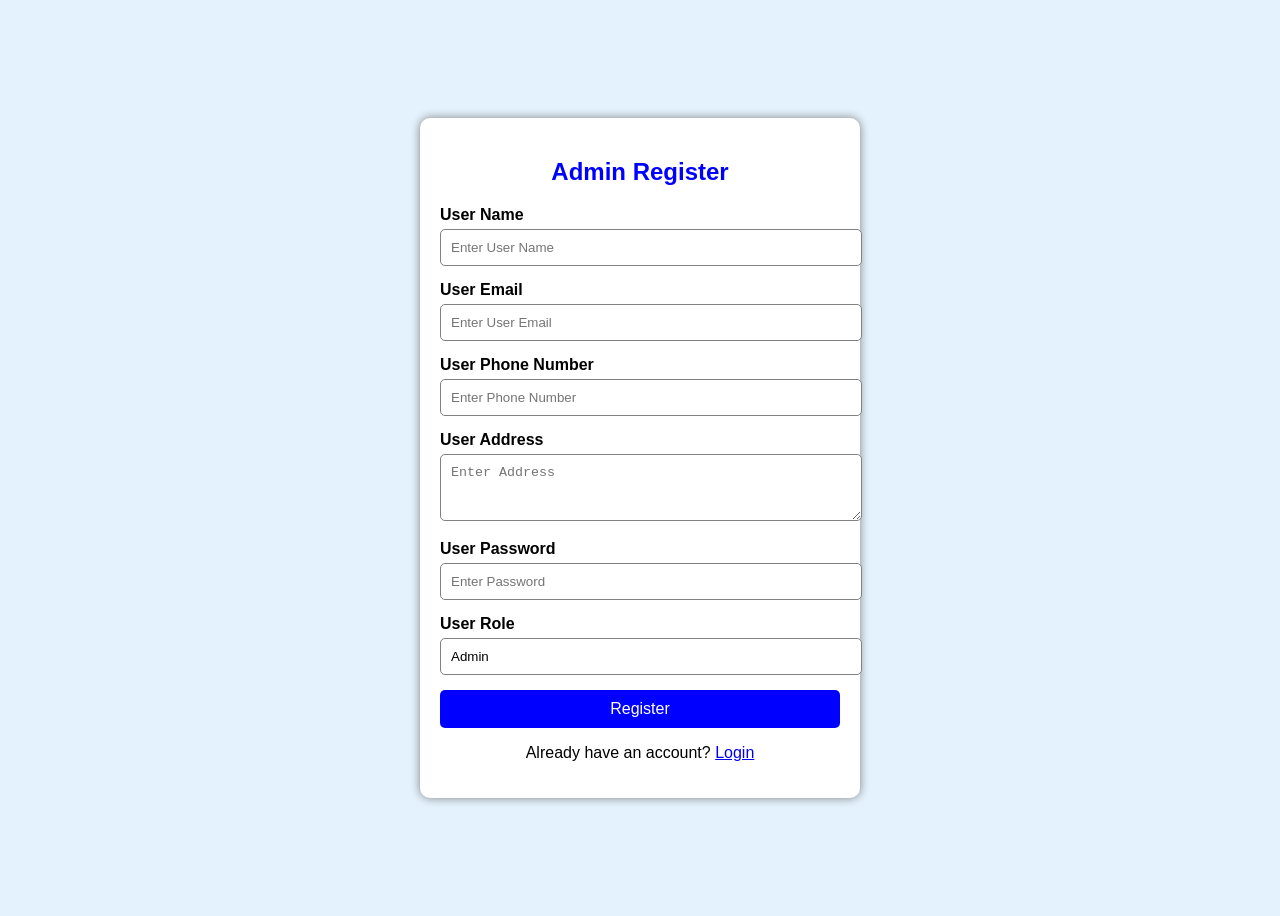
<file: MINI Project/Index.html>
<!DOCTYPE html>
<html lang="en">
<head>
<meta charset="UTF-8">
<meta name="viewport" content="width=device-width, initial-scale=1.0">
<title>Register</title>

<style>

body{
    font-family:Arial,sans-serif;
    background:#e3f2fd;
    display:flex;
    justify-content:center;
    align-items:center;
    height:100vh;
}

.container{
    width:400px;
    background:white;
    padding:20px;
    border-radius:10px;
    box-shadow:0 0 10px gray;
}

h2{
    text-align:center;
    color:blue;
}

label{
    font-weight:bold;
}

input,textarea{
    width:100%;
    padding:10px;
    margin-top:5px;
    margin-bottom:15px;
    border:1px solid gray;
    border-radius:5px;
}

button{
    width:100%;
    padding:10px;
    background:blue;
    color:white;
    border:none;
    border-radius:5px;
    font-size:16px;
}

button:hover{
    background:darkblue;
}

</style>

</head>
<body>

<div class="container">

<h2>Admin Register</h2>

<form action="login.html">

<label>User Name</label>
<input type="text" placeholder="Enter User Name" required>

<label>User Email</label>
<input type="email" placeholder="Enter User Email" required>

<label>User Phone Number</label>
<input type="tel" placeholder="Enter Phone Number" required>

<label>User Address</label>
<textarea rows="3" placeholder="Enter Address"></textarea>

<label>User Password</label>
<input type="password" placeholder="Enter Password" required>

<label>User Role</label>
<input type="text" value="Admin" readonly>

<button type="submit">Register</button>

</form>

<p align="center">
Already have an account?
<a href="login.html">Login</a>
</p>

</div>

</body>
</html>
</file>
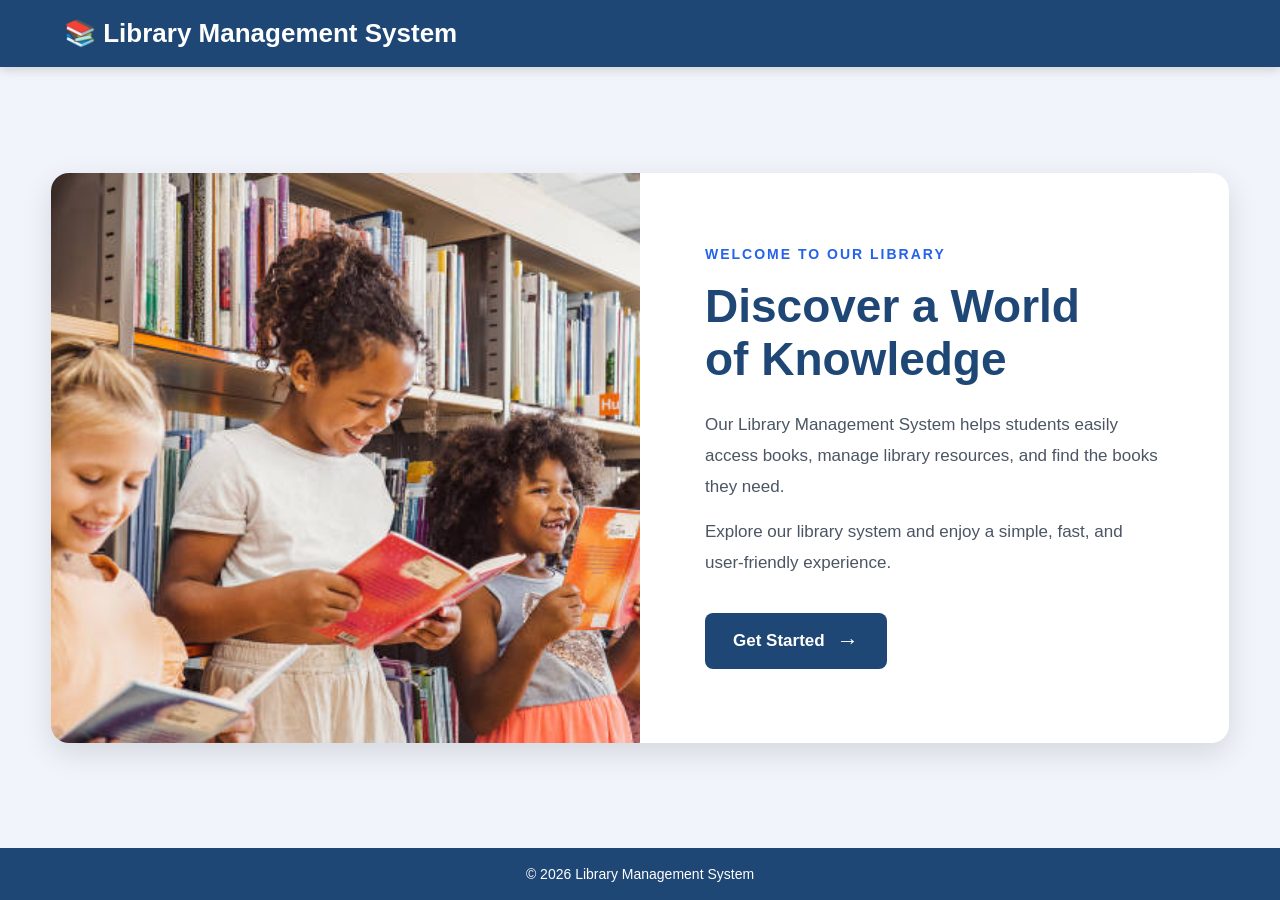
<file: MINI Project/WEEK ONE/Index.html>
<!DOCTYPE html>
<html lang="en">

<head>

    <meta charset="UTF-8">

    <meta name="viewport"
          content="width=device-width, initial-scale=1.0">

    <title>Library Management System</title>

    <link rel="stylesheet" href="css/ind.css">

</head>

<body>

    <header class="header">

        <div class="logo">
            📚 Library Management System
        </div>

    </header>


    <main class="main-container">

        <section class="welcome-box">

            <div class="image-container">

                <img
                    src="../WEEK ONE/assets/image1.jpg"
                    alt="Library Image"
                >

            </div>


            <div class="welcome-content">

                <p class="small-title">
                    WELCOME TO OUR LIBRARY
                </p>

                <h1>
                    Discover a World
                    <br>
                    of Knowledge
                </h1>

                <p class="description">
                    Our Library Management System helps students
                    easily access books, manage library resources,
                    and find the books they need.
                </p>

                <p class="description">
                    Explore our library system and enjoy a simple,
                    fast, and user-friendly experience.
                </p>

                <a href="./page/login.html" class="get-started">
                    Get Started
                    <span>→</span>
                </a>

            </div>

        </section>

    </main>


    <footer class="footer">

        <p>
            &copy; 2026 Library Management System
        </p>

    </footer>

</body>

</html>
</file>
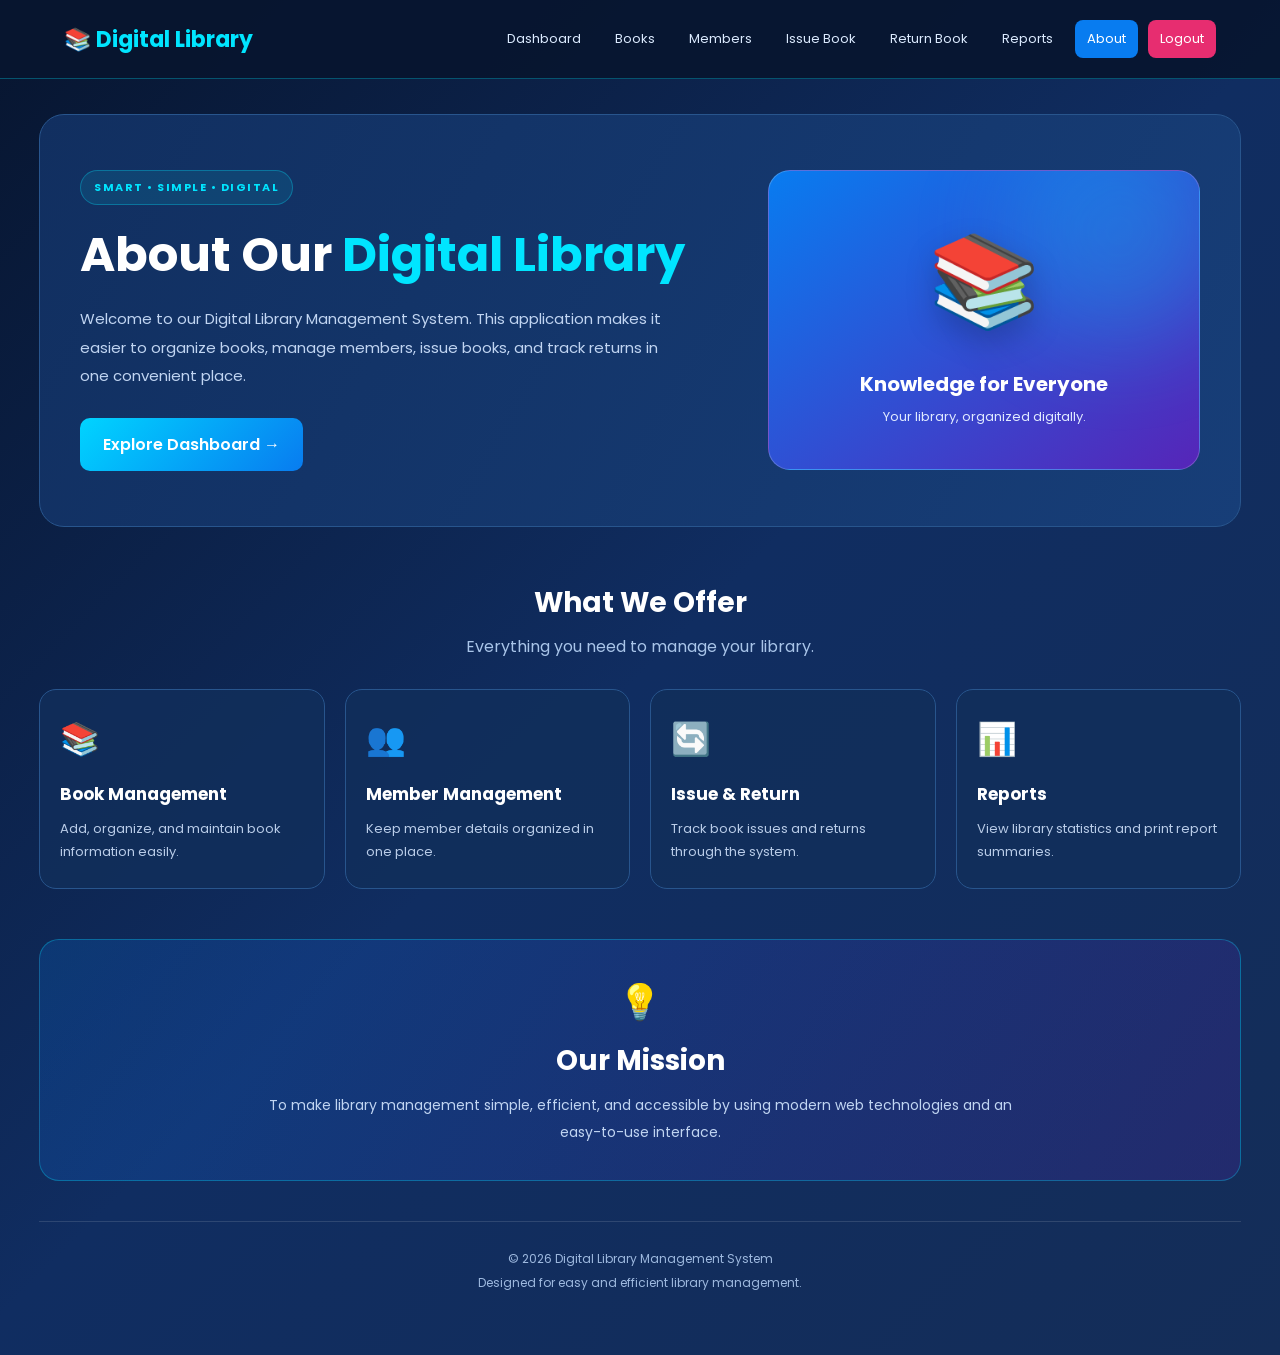
<file: MINI Project/WEEK ONE/page/aboud.html>
<!DOCTYPE html>
<html lang="en">
<head>
    <meta charset="UTF-8">
    <meta name="viewport" content="width=device-width, initial-scale=1.0">
    <title>About - Digital Library</title>
    <link rel="stylesheet" href="../css/abou.css">
</head>
<body>

<header class="navbar">
    <h2>📚 Digital Library</h2>

    <nav>
        <a href="../dashboard.html">Dashboard</a>
        <a href="books.html">Books</a>
        <a href="member.html">Members</a>
        <a href="issue-book.html">Issue Book</a>
        <a href="return-book.html">Return Book</a>
        <a href="reports.html">Reports</a>
        <a href="about.html" class="active">About</a>
        <a href="../login.html" class="logout">Logout</a>
    </nav>
</header>

<main class="container">

    <section class="hero">
        <div class="hero-content">
            <span class="tag">SMART • SIMPLE • DIGITAL</span>
            <h1>About Our <span>Digital Library</span></h1>

            <p>
                Welcome to our Digital Library Management System.
                This application makes it easier to organize books,
                manage members, issue books, and track returns
                in one convenient place.
            </p>

            <a href="../dashboard.html" class="btn">Explore Dashboard →</a>
        </div>

        <div class="book-art">
            <div class="glow"></div>
            <div class="book-icon">📚</div>
            <h3>Knowledge for Everyone</h3>
            <p>Your library, organized digitally.</p>
        </div>
    </section>

    <section class="section">
        <h2>What We Offer</h2>
        <p class="subtitle">Everything you need to manage your library.</p>

        <div class="features">
            <div class="feature-card">
                <span>📚</span>
                <h3>Book Management</h3>
                <p>Add, organize, and maintain book information easily.</p>
            </div>

            <div class="feature-card">
                <span>👥</span>
                <h3>Member Management</h3>
                <p>Keep member details organized in one place.</p>
            </div>

            <div class="feature-card">
                <span>🔄</span>
                <h3>Issue & Return</h3>
                <p>Track book issues and returns through the system.</p>
            </div>

            <div class="feature-card">
                <span>📊</span>
                <h3>Reports</h3>
                <p>View library statistics and print report summaries.</p>
            </div>
        </div>
    </section>

    <section class="mission">
        <span>💡</span>
        <h2>Our Mission</h2>
        <p>
            To make library management simple, efficient, and accessible
            by using modern web technologies and an easy-to-use interface.
        </p>
    </section>

    <footer>
        <p>© 2026 Digital Library Management System</p>
        <p>Designed for easy and efficient library management.</p>
    </footer>

</main>

</body>
</html>
</file>
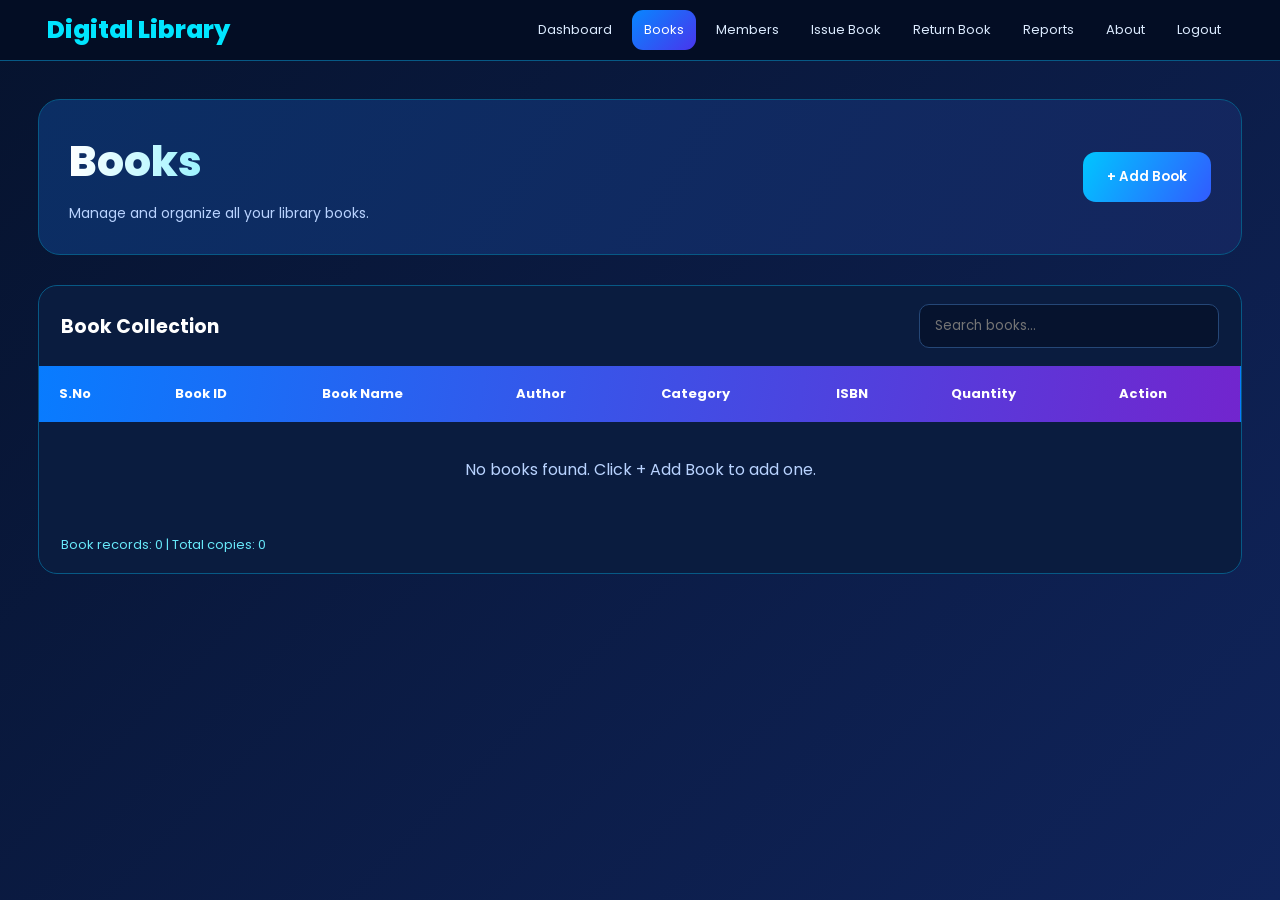
<file: MINI Project/WEEK ONE/page/book.html>
<!DOCTYPE html>
<html lang="en">

<head>
    <meta charset="UTF-8">
    <meta name="viewport" content="width=device-width, initial-scale=1.0">

    <title>Books - Digital Library</title>

    <link href="https://fonts.googleapis.com/css2?family=Poppins:wght@400;500;600;700;800&display=swap"
          rel="stylesheet">

    <style>
        * {
            margin: 0;
            padding: 0;
            box-sizing: border-box;
        }

        body {
            font-family: "Poppins", sans-serif;
            background: linear-gradient(135deg, #06132e, #10245b);
            color: white;
            min-height: 100vh;
        }

        .navbar {
            min-height: 60px;
            padding: 10px 3.7%;
            background: #030d24;
            border-bottom: 1px solid #075985;
            display: flex;
            align-items: center;
            justify-content: space-between;
            gap: 20px;
        }

        .logo {
            color: #00e5ff;
            font-size: 25px;
            font-weight: 800;
            white-space: nowrap;
        }

        .nav-links {
            display: flex;
            flex-wrap: wrap;
            align-items: center;
            gap: 8px;
        }

        .nav-links a {
            color: #dbeafe;
            text-decoration: none;
            padding: 10px 12px;
            border-radius: 11px;
            font-size: 13px;
            transition: 0.3s;
        }

        .nav-links a:hover,
        .nav-links a.active {
            background: linear-gradient(135deg, #0787ff, #4935ed);
            color: white;
        }

        .container {
            width: 94%;
            max-width: 1500px;
            margin: 38px auto;
        }

        .page-header {
            padding: 30px;
            border: 1px solid #075985;
            border-radius: 22px;
            background: linear-gradient(120deg, #0b2e64, #14265e);
            display: flex;
            align-items: center;
            justify-content: space-between;
            gap: 20px;
            margin-bottom: 30px;
        }

        .page-header h1 {
            font-size: 42px;
            font-weight: 800;
            background: linear-gradient(90deg, white, #22e6ff);
            -webkit-background-clip: text;
            -webkit-text-fill-color: transparent;
        }

        .page-header p {
            margin-top: 10px;
            color: #b9d3ff;
            font-size: 14px;
        }

        button {
            font-family: inherit;
            cursor: pointer;
            border: none;
            transition: 0.25s;
        }

        .add-btn {
            background: linear-gradient(120deg, #00c6ff, #315bff);
            color: white;
            padding: 15px 24px;
            border-radius: 13px;
            font-weight: 600;
            white-space: nowrap;
        }

        .add-btn:hover {
            transform: translateY(-2px);
            box-shadow: 0 8px 25px #0787ff55;
        }

        .form-card {
            display: none;
            padding: 25px;
            margin-bottom: 25px;
            background: #0b1d40;
            border: 1px solid #1679b4;
            border-radius: 18px;
        }

        .form-card h2 {
            margin-bottom: 20px;
            color: #22e6ff;
            font-size: 22px;
        }

        .form-grid {
            display: grid;
            grid-template-columns: repeat(3, minmax(0, 1fr));
            gap: 18px;
        }

        .form-group label {
            display: block;
            font-size: 13px;
            margin-bottom: 8px;
            color: #dbeafe;
        }

        .form-group input,
        .form-group select {
            width: 100%;
            padding: 13px;
            border-radius: 9px;
            border: 1px solid #254777;
            background: #06132e;
            color: white;
            outline: none;
            font-family: inherit;
        }

        .form-group input:focus,
        .form-group select:focus {
            border-color: #00d9ff;
            box-shadow: 0 0 0 3px #00d9ff20;
        }

        .form-actions {
            display: flex;
            gap: 12px;
            margin-top: 22px;
        }

        .save-btn,
        .cancel-btn {
            padding: 12px 22px;
            border-radius: 9px;
            color: white;
            font-weight: 600;
        }

        .save-btn {
            background: #2563eb;
        }

        .cancel-btn {
            background: #334155;
        }

        .table-card {
            border: 1px solid #075985;
            border-radius: 19px;
            overflow: hidden;
            background: #0a1c3f;
        }

        .table-top {
            display: flex;
            justify-content: space-between;
            align-items: center;
            flex-wrap: wrap;
            gap: 15px;
            padding: 18px 22px;
        }

        .table-top h2 {
            font-size: 19px;
        }

        .table-top input {
            max-width: 300px;
            width: 100%;
            padding: 11px 15px;
            border-radius: 10px;
            border: 1px solid #254777;
            background: #06132e;
            color: white;
            outline: none;
            font-family: inherit;
        }

        .table-wrapper {
            width: 100%;
            overflow-x: auto;
        }

        table {
            width: 100%;
            min-width: 760px;
            border-collapse: collapse;
        }

        thead {
            background: linear-gradient(100deg, #087cff, #7225ce);
        }

        th {
            padding: 18px 20px;
            text-align: left;
            font-size: 13px;
            white-space: nowrap;
        }

        td {
            padding: 18px 20px;
            border-bottom: 1px solid #203b66;
            font-size: 13px;
        }

        tbody tr {
            transition: 0.2s;
        }

        tbody tr:hover {
            background: #132c54;
        }

        tbody tr:last-child td {
            border-bottom: none;
        }

        .action-btn {
            color: white;
            padding: 9px 13px;
            border-radius: 8px;
            font-size: 12px;
            margin-right: 4px;
        }

        .edit-btn {
            background: #2563eb;
        }

        .delete-btn {
            background: #dc3545;
        }

        .empty-message {
            text-align: center;
            padding: 35px;
            color: #b9d3ff;
        }

        .message {
            display: none;
            padding: 13px 17px;
            border-radius: 10px;
            margin-bottom: 20px;
            background: #064e3b;
            color: #a7f3d0;
        }

        .book-count {
            color: #67e8f9;
            font-size: 13px;
        }

        @media (max-width: 900px) {
            .navbar {
                flex-direction: column;
                align-items: flex-start;
            }

            .nav-links {
                gap: 3px;
            }

            .form-grid {
                grid-template-columns: repeat(2, minmax(0, 1fr));
            }

            .page-header h1 {
                font-size: 34px;
            }
        }

        @media (max-width: 600px) {
            .container {
                width: 92%;
                margin: 22px auto;
            }

            .page-header {
                padding: 22px;
                align-items: flex-start;
                flex-direction: column;
            }

            .page-header h1 {
                font-size: 30px;
            }

            .form-grid {
                grid-template-columns: 1fr;
            }

            .form-card {
                padding: 18px;
            }

            .table-top {
                padding: 16px;
            }

            .logo {
                font-size: 22px;
            }

            .nav-links a {
                padding: 8px;
                font-size: 12px;
            }
        }
    </style>
</head>

<body>

    <nav class="navbar">
        <div class="logo">Digital Library</div>

        <div class="nav-links">
            <a href="../dashboard.html">Dashboard</a>
            <a href="books.html" class="active">Books</a>
            <a href="members.html">Members</a>
            <a href="issue-book.html">Issue Book</a>
            <a href="return-book.html">Return Book</a>
            <a href="reports.html">Reports</a>
            <a href="about.html">About</a>
            <a href="../login.html">Logout</a>
        </div>
    </nav>

    <main class="container">

        <section class="page-header">
            <div>
                <h1>Books</h1>
                <p>Manage and organize all your library books.</p>
            </div>

            <button class="add-btn" onclick="openBookForm()">
                + Add Book
            </button>
        </section>

        <div class="message" id="message"></div>

        <section class="form-card" id="bookFormCard">
            <h2 id="formTitle">Add New Book</h2>

            <form id="bookForm">
                <div class="form-grid">

                    <div class="form-group">
                        <label for="bookId">Book ID *</label>
                        <input type="text" id="bookId"
                               placeholder="Example: B004" required>
                    </div>

                    <div class="form-group">
                        <label for="bookName">Book Name *</label>
                        <input type="text" id="bookName"
                               placeholder="Enter book name" required>
                    </div>

                    <div class="form-group">
                        <label for="author">Author *</label>
                        <input type="text" id="author"
                               placeholder="Enter author name" required>
                    </div>

                    <div class="form-group">
                        <label for="category">Category *</label>
                        <input type="text" id="category"
                               placeholder="Example: Programming" required>
                    </div>

                    <div class="form-group">
                        <label for="isbn">ISBN *</label>
                        <input type="text" id="isbn"
                               placeholder="Enter ISBN" required>
                    </div>

                    <div class="form-group">
                        <label for="quantity">Quantity *</label>
                        <input type="number" id="quantity"
                               min="1" step="1" value="1" required>
                    </div>

                </div>

                <div class="form-actions">
                    <button type="submit" class="save-btn" id="saveBtn">
                        Save Book
                    </button>

                    <button type="button" class="cancel-btn"
                            onclick="closeBookForm()">
                        Cancel
                    </button>
                </div>
            </form>
        </section>

        <section class="table-card">

            <div class="table-top">
                <h2>Book Collection</h2>

                <input type="search" id="searchBook"
                       placeholder="Search books..."
                       oninput="renderBooks()">
            </div>

            <div class="table-wrapper">
                <table>
                    <thead>
                        <tr>
                            <th>S.No</th>
                            <th>Book ID</th>
                            <th>Book Name</th>
                            <th>Author</th>
                            <th>Category</th>
                            <th>ISBN</th>
                            <th>Quantity</th>
                            <th>Action</th>
                        </tr>
                    </thead>

                    <tbody id="bookTable"></tbody>
                </table>
            </div>

            <div class="empty-message" id="emptyMessage"
                 style="display:none;">
                No books found. Click + Add Book to add one.
            </div>

            <div class="table-top">
                <span class="book-count" id="bookCount">
                    Total books: 0
                </span>
            </div>

        </section>

    </main>

    <script>
        const STORAGE_KEY = "books";

        let books = [];
        let editIndex = -1;

        // Load books saved in browser storage
        function loadBooks() {
            try {
                const savedBooks = localStorage.getItem(STORAGE_KEY);
                const parsedBooks = savedBooks ? JSON.parse(savedBooks) : [];

                books = Array.isArray(parsedBooks) ? parsedBooks : [];
            } catch (error) {
                books = [];
                console.error("Unable to load books:", error);
            }

            renderBooks();
        }

        // Save books permanently in localStorage
        function saveBooksToStorage() {
            localStorage.setItem(STORAGE_KEY, JSON.stringify(books));
        }

        // Support existing records that may use different property names
        function getBookName(book) {
            return book.bookName || book.name || book.title || "";
        }

        function getBookId(book) {
            return book.bookId || book.id || "";
        }

        function getQuantity(book) {
            const quantity = Number(book.quantity);
            return Number.isFinite(quantity) && quantity > 0
                ? quantity
                : 1;
        }

        // Display saved books in the table
        function renderBooks() {
            const table = document.getElementById("bookTable");
            const search = document.getElementById("searchBook")
                .value.trim().toLowerCase();

            table.innerHTML = "";

            const filteredBooks = books.filter(function(book) {
                return [
                    getBookId(book),
                    getBookName(book),
                    book.author || "",
                    book.category || "",
                    book.isbn || ""
                ].some(function(value) {
                    return String(value).toLowerCase().includes(search);
                });
            });

            filteredBooks.forEach(function(book, index) {
                const actualIndex = books.indexOf(book);
                const row = document.createElement("tr");

                const values = [
                    index + 1,
                    getBookId(book),
                    getBookName(book),
                    book.author || "",
                    book.category || "",
                    book.isbn || "",
                    getQuantity(book)
                ];

                values.forEach(function(value) {
                    const cell = document.createElement("td");
                    cell.textContent = value;
                    row.appendChild(cell);
                });

                const actionCell = document.createElement("td");

                const editButton = document.createElement("button");
                editButton.textContent = "Edit";
                editButton.className = "action-btn edit-btn";
                editButton.type = "button";
                editButton.addEventListener("click", function() {
                    editBook(actualIndex);
                });

                const deleteButton = document.createElement("button");
                deleteButton.textContent = "Delete";
                deleteButton.className = "action-btn delete-btn";
                deleteButton.type = "button";
                deleteButton.addEventListener("click", function() {
                    deleteBook(actualIndex);
                });

                actionCell.append(editButton, deleteButton);
                row.appendChild(actionCell);
                table.appendChild(row);
            });

            document.getElementById("emptyMessage").style.display =
                filteredBooks.length === 0 ? "block" : "none";

            document.getElementById("bookCount").textContent =
                "Book records: " + books.length +
                " | Total copies: " +
                books.reduce(function(total, book) {
                    return total + getQuantity(book);
                }, 0);
        }

        // Open the add-book form
        function openBookForm() {
            editIndex = -1;

            document.getElementById("bookForm").reset();
            document.getElementById("formTitle").textContent =
                "Add New Book";
            document.getElementById("saveBtn").textContent =
                "Save Book";
            document.getElementById("bookId").disabled = false;
            document.getElementById("bookFormCard").style.display = "block";

            document.getElementById("bookFormCard").scrollIntoView({
                behavior: "smooth",
                block: "start"
            });
        }

        function closeBookForm() {
            document.getElementById("bookFormCard").style.display = "none";
            document.getElementById("bookForm").reset();
            editIndex = -1;
            document.getElementById("bookId").disabled = false;
        }

        // Add a new book or update an existing book
        document.getElementById("bookForm").addEventListener(
            "submit",
            function(event) {
                event.preventDefault();

                const bookId = document.getElementById("bookId")
                    .value.trim();
                const bookName = document.getElementById("bookName")
                    .value.trim();
                const author = document.getElementById("author")
                    .value.trim();
                const category = document.getElementById("category")
                    .value.trim();
                const isbn = document.getElementById("isbn")
                    .value.trim();
                const quantity = Number(
                    document.getElementById("quantity").value
                );

                if (!bookId || !bookName || !author ||
                    !category || !isbn) {
                    alert("Please fill in all required fields.");
                    return;
                }

                if (!Number.isInteger(quantity) || quantity < 1) {
                    alert("Quantity must be at least 1.");
                    return;
                }

                const duplicateId = books.some(function(book, index) {
                    return getBookId(book).toLowerCase() ===
                        bookId.toLowerCase() && index !== editIndex;
                });

                if (duplicateId) {
                    alert("This Book ID already exists. Enter a unique ID.");
                    return;
                }

                const duplicateIsbn = books.some(function(book, index) {
                    return String(book.isbn || "").toLowerCase() ===
                        isbn.toLowerCase() && index !== editIndex;
                });

                if (duplicateIsbn) {
                    alert("This ISBN already exists.");
                    return;
                }

                const book = {
                    bookId: bookId,
                    bookName: bookName,
                    author: author,
                    category: category,
                    isbn: isbn,
                    quantity: quantity
                };

                if (editIndex === -1) {
                    books.push(book);
                    showMessage("Book added and saved successfully!");
                } else {
                    books[editIndex] = book;
                    showMessage("Book updated successfully!");
                }

                try {
                    saveBooksToStorage();
                    renderBooks();
                    closeBookForm();
                } catch (error) {
                    alert("Unable to save. Browser storage may be full.");
                    loadBooks();
                }
            }
        );

        // Edit a book
        function editBook(index) {
            const book = books[index];

            editIndex = index;

            document.getElementById("bookId").value = getBookId(book);
            document.getElementById("bookName").value = getBookName(book);
            document.getElementById("author").value = book.author || "";
            document.getElementById("category").value = book.category || "";
            document.getElementById("isbn").value = book.isbn || "";
            document.getElementById("quantity").value = getQuantity(book);

            document.getElementById("bookId").disabled = true;
            document.getElementById("formTitle").textContent = "Edit Book";
            document.getElementById("saveBtn").textContent = "Update Book";
            document.getElementById("bookFormCard").style.display = "block";

            document.getElementById("bookFormCard").scrollIntoView({
                behavior: "smooth",
                block: "start"
            });
        }

        // Delete a book
        function deleteBook(index) {
            const name = getBookName(books[index]);

            if (!confirm('Are you sure you want to delete "' + name + '"?')) {
                return;
            }

            const oldBooks = [...books];
            books.splice(index, 1);

            try {
                saveBooksToStorage();
                renderBooks();
                showMessage("Book deleted successfully!");
            } catch (error) {
                books = oldBooks;
                renderBooks();
                alert("Unable to update browser storage.");
            }
        }

        // Show success message
        function showMessage(text) {
            const message = document.getElementById("message");

            message.textContent = text;
            message.style.display = "block";

            window.setTimeout(function() {
                message.style.display = "none";
            }, 3000);
        }

        // Refresh when another page changes the same storage key
        window.addEventListener("storage", function(event) {
            if (event.key === STORAGE_KEY) {
                loadBooks();
            }
        });

        // Start the page
        loadBooks();
    </script>

</body>
</html>
</file>
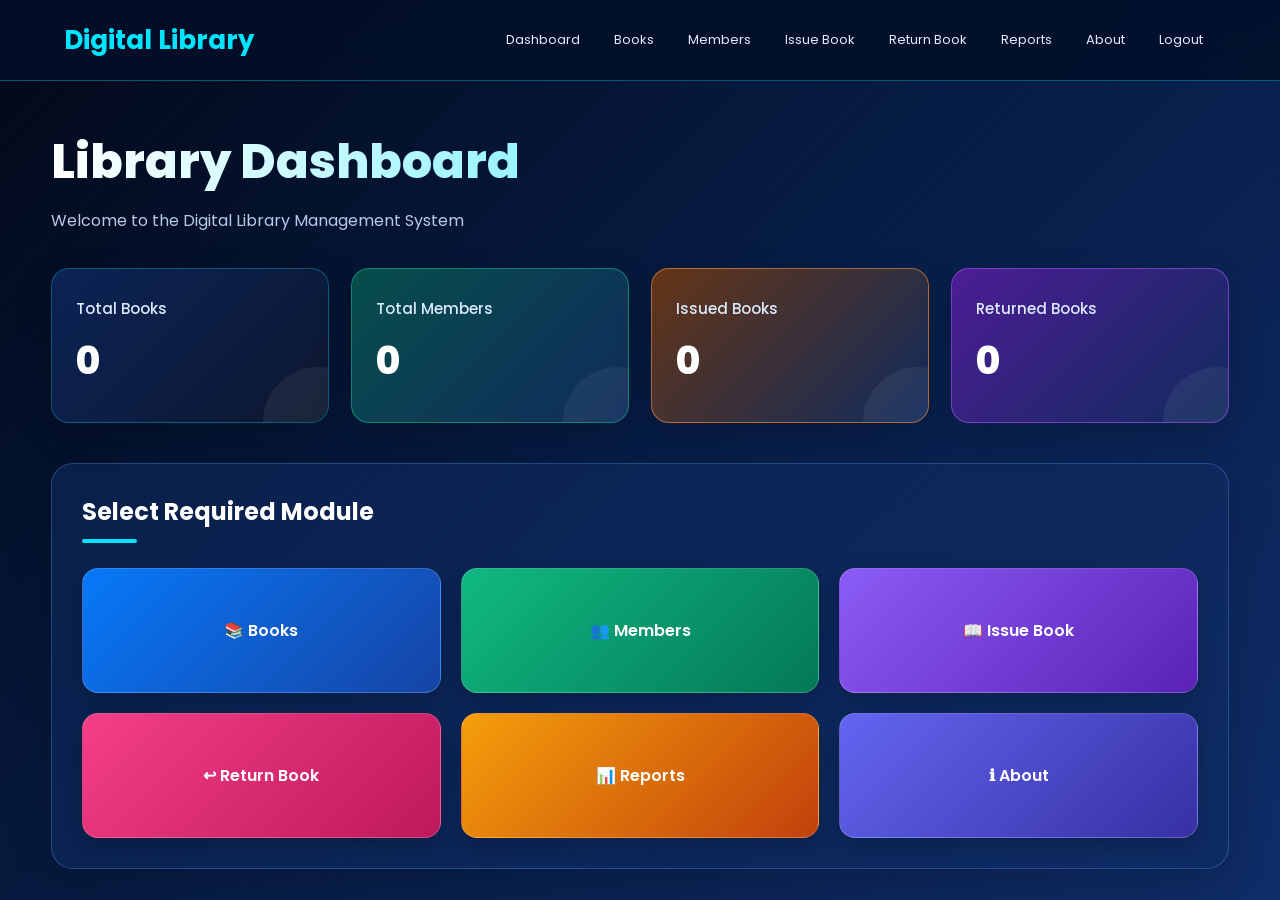
<file: MINI Project/WEEK ONE/page/dashboard.html>
<!DOCTYPE html>
<html lang="en">

<head>

    <meta charset="UTF-8">

    <meta name="viewport"
          content="width=device-width, initial-scale=1.0">

    <title>Library Dashboard</title>

    <link rel="stylesheet" href="../css/das.css">

</head>

<body>


    <!-- =================================
         NAVIGATION
    ================================== -->

    <nav class="navbar">

        <h2 class="logo">
            Digital Library
        </h2>

        <ul>

            <li>
                <a href="dashboard.html">
                    Dashboard
                </a>
            </li>

            <li>
                <a href="../page/book.html">
                    Books
                </a>
            </li>

            <li>
                <a href="../page/member.html">
                    Members
                </a>
            </li>

            <li>
                <a href="../page/issue.html">
                    Issue Book
                </a>
            </li>

            <li>
                <a href="../page/return.html">
                    Return Book
                </a>
            </li>

            <li>
                <a href="../page/repords.html">
                    Reports
                </a>
            </li>

            <li>
                <a href="../page/aboud.html">
                    About
                </a>
            </li>

            <li>
                <a href="login.html">
                    Logout
                </a>
            </li>

        </ul>

    </nav>



    <!-- =================================
         MAIN CONTENT
    ================================== -->

    <main class="container">


        <h1>
            Library Dashboard
        </h1>


        <p class="welcome">
            Welcome to the Digital Library Management System
        </p>



        <!-- =================================
             SUMMARY CARDS
        ================================== -->

        <div class="cards">


            <!-- TOTAL BOOKS -->

            <div class="card">

                <h3>
                    Total Books
                </h3>

                <p id="totalBooks">
                    3
                </p>

            </div>



            <!-- TOTAL MEMBERS -->

            <div class="card">

                <h3>
                    Total Members
                </h3>

                <p id="totalMembers">
                    21
                </p>

            </div>



            <!-- ISSUED BOOKS -->

            <div class="card">

                <h3>
                    Issued Books
                </h3>

                <p id="issuedBooks">
                    2
                </p>

            </div>



            <!-- RETURNED BOOKS -->

            <div class="card">

                <h3>
                    Returned Books
                </h3>

                <p id="returnedBooks">
                    1
                </p>

            </div>


        </div>



        <!-- =================================
             MODULES
        ================================== -->

        <section class="modules">

            <h2>
                Select Required Module
            </h2>


            <div class="module-buttons">


                <a href="../page/book.html">
                    📚 Books
                </a>


                <a href="../page/member.html">
                    👥 Members
                </a>


                <a href="../page/issue.html">
                    📖 Issue Book
                </a>


                <a href="../page/return.html">
                    ↩ Return Book
                </a>


                <a href="../page/repords.html">
                    📊 Reports
                </a>


                <a href="../page/aboud.html">
                    ℹ About
                </a>


            </div>

        </section>


    </main>



    <!-- =================================
         JAVASCRIPT
    ================================== -->

    <script src="../js/boad.js"></script>

</body>

</html>
</file>
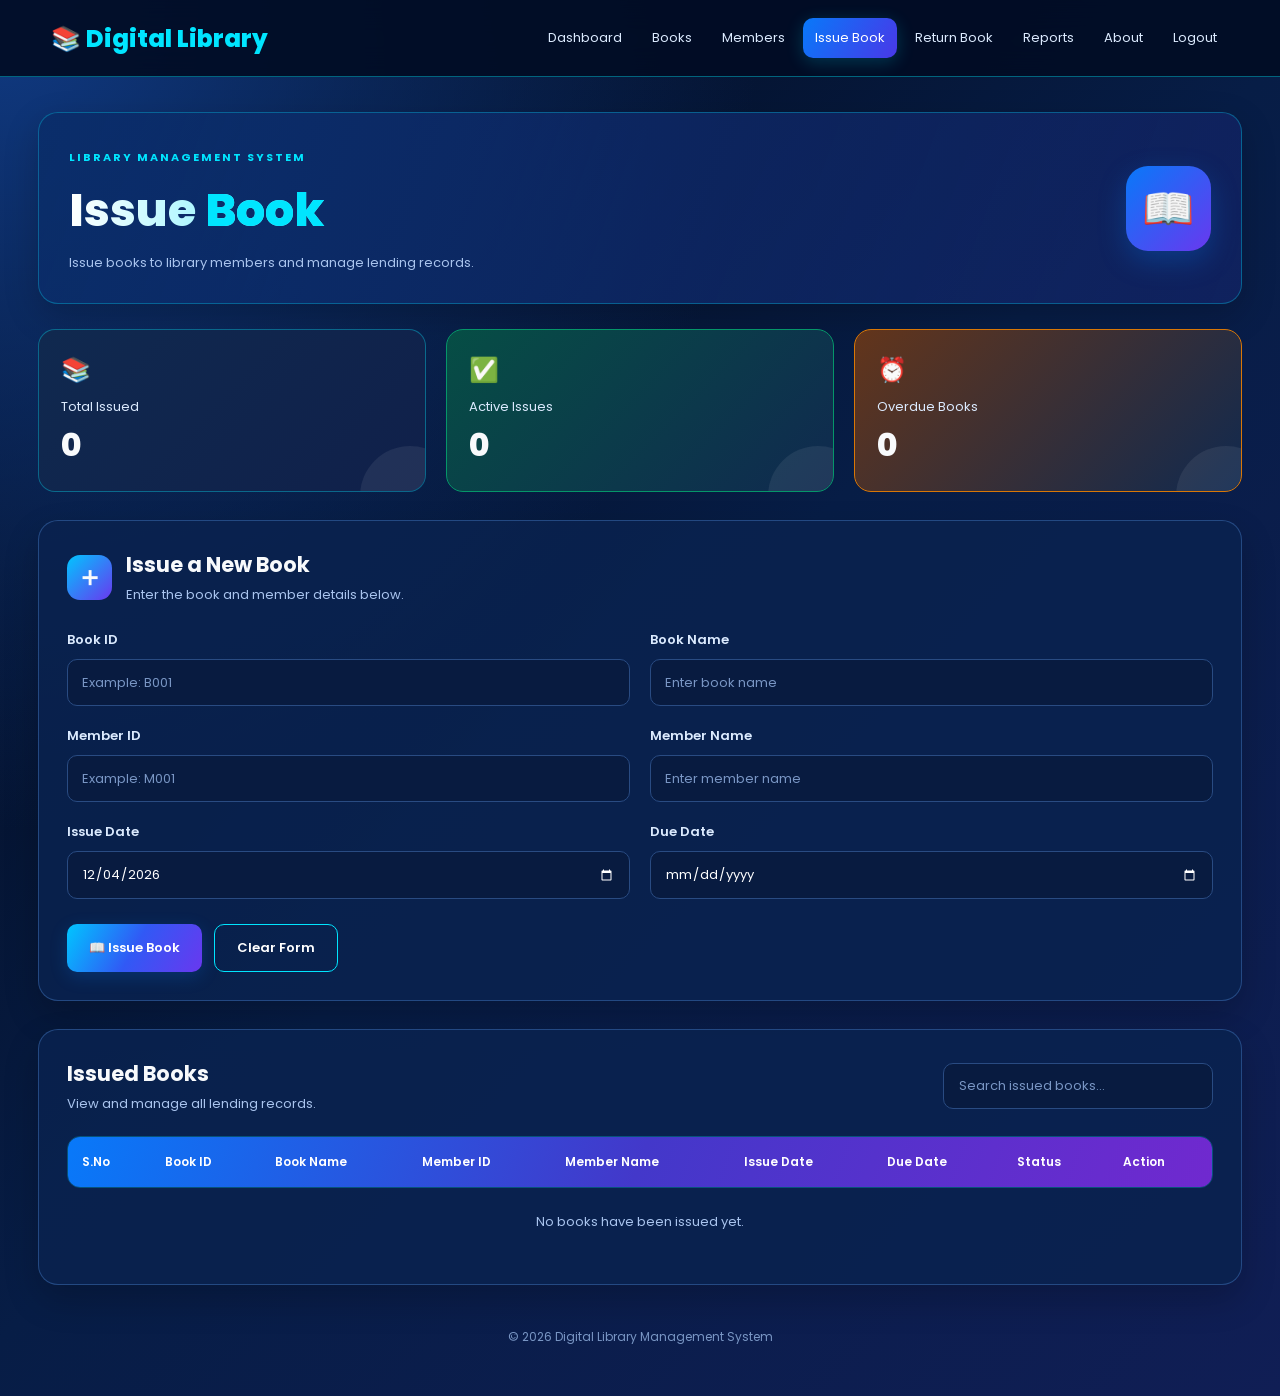
<file: MINI Project/WEEK ONE/page/issue.html>
<!DOCTYPE html>
<html lang="en">

<head>
    <meta charset="UTF-8">
    <meta name="viewport" content="width=device-width, initial-scale=1.0">
    <title>Issue Book - Digital Library</title>
    <link rel="stylesheet" href="../css/iss.css">
</head>

<body>

    <nav class="navbar">
        <h2 class="logo">📚 Digital Library</h2>

        <div class="nav-links">
            <a href="dashboard.html">Dashboard</a>
            <a href="../page/book.html">Books</a>
            <a href="../page/member.html">Members</a>
            <a href="issue-book.html" class="active">Issue Book</a>
            <a href="return-book.html">Return Book</a>
            <a href="reports.html">Reports</a>
            <a href="about.html">About</a>
            <a href="login.html">Logout</a>
        </div>
    </nav>

    <main class="container">

        <header class="page-header">
            <div>
                <span class="eyebrow">LIBRARY MANAGEMENT SYSTEM</span>
                <h1>Issue <span>Book</span></h1>
                <p>Issue books to library members and manage lending records.</p>
            </div>

            <div class="header-icon">📖</div>
        </header>

        <section class="stats">
            <div class="stat-card blue">
                <span class="stat-icon">📚</span>
                <p>Total Issued</p>
                <h2 id="totalIssued">0</h2>
            </div>

            <div class="stat-card green">
                <span class="stat-icon">✅</span>
                <p>Active Issues</p>
                <h2 id="activeIssued">0</h2>
            </div>

            <div class="stat-card orange">
                <span class="stat-icon">⏰</span>
                <p>Overdue Books</p>
                <h2 id="overdueBooks">0</h2>
            </div>
        </section>

        <section class="form-card">
            <div class="section-heading">
                <div class="heading-icon">＋</div>
                <div>
                    <h2>Issue a New Book</h2>
                    <p>Enter the book and member details below.</p>
                </div>
            </div>

            <form id="issueForm">

                <div class="form-grid">

                    <div class="form-group">
                        <label for="issueBookId">Book ID</label>
                        <input
                            type="text"
                            id="issueBookId"
                            placeholder="Example: B001"
                            required
                        >
                    </div>

                    <div class="form-group">
                        <label for="issueBookName">Book Name</label>
                        <input
                            type="text"
                            id="issueBookName"
                            placeholder="Enter book name"
                            required
                        >
                    </div>

                    <div class="form-group">
                        <label for="memberId">Member ID</label>
                        <input
                            type="text"
                            id="memberId"
                            placeholder="Example: M001"
                            required
                        >
                    </div>

                    <div class="form-group">
                        <label for="memberName">Member Name</label>
                        <input
                            type="text"
                            id="memberName"
                            placeholder="Enter member name"
                            required
                        >
                    </div>

                    <div class="form-group">
                        <label for="issueDate">Issue Date</label>
                        <input type="date" id="issueDate" required>
                    </div>

                    <div class="form-group">
                        <label for="dueDate">Due Date</label>
                        <input type="date" id="dueDate" required>
                    </div>

                </div>

                <div id="message" class="message" role="status"></div>

                <div class="form-actions">
                    <button type="submit" class="btn-primary">
                        📖 Issue Book
                    </button>

                    <button type="reset" class="btn-secondary">
                        Clear Form
                    </button>
                </div>

            </form>
        </section>

        <section class="table-card">

            <div class="table-heading">
                <div>
                    <h2>Issued Books</h2>
                    <p>View and manage all lending records.</p>
                </div>

                <input
                    type="search"
                    id="searchInput"
                    placeholder="Search issued books..."
                    aria-label="Search issued books"
                >
            </div>

            <div class="table-container">
                <table>
                    <thead>
                        <tr>
                            <th>S.No</th>
                            <th>Book ID</th>
                            <th>Book Name</th>
                            <th>Member ID</th>
                            <th>Member Name</th>
                            <th>Issue Date</th>
                            <th>Due Date</th>
                            <th>Status</th>
                            <th>Action</th>
                        </tr>
                    </thead>

                    <tbody id="issueTable"></tbody>
                </table>
            </div>

            <p id="emptyMessage" class="empty-message">
                No books have been issued yet.
            </p>

        </section>

        <footer>
            © 2026 Digital Library Management System
        </footer>

    </main>

    <script src="../js/is.js"></script>
</body>
</html>
</file>
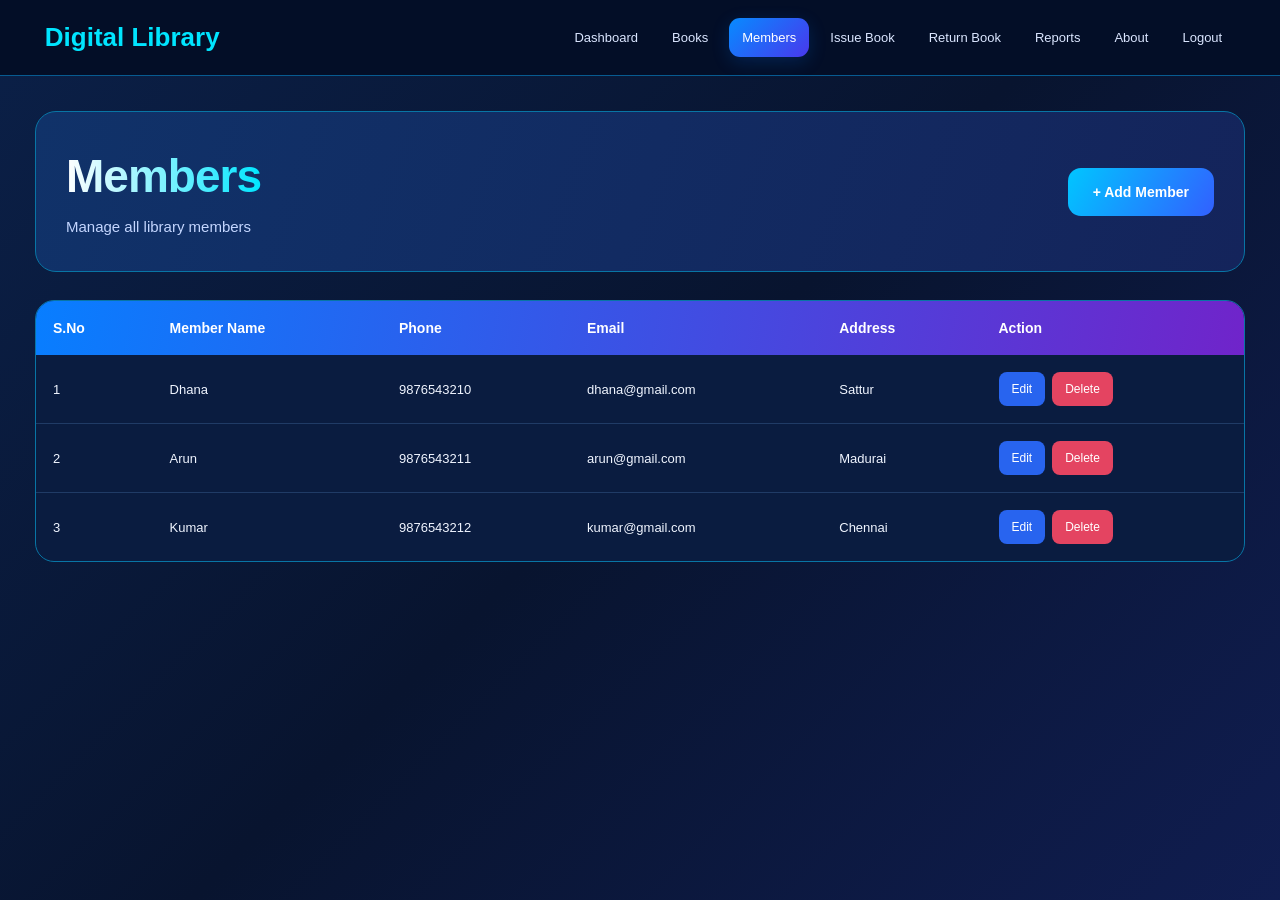
<file: MINI Project/WEEK ONE/page/member.html>
<!DOCTYPE html>
<html lang="en">
<head>
    <meta charset="UTF-8">
    <meta name="viewport" content="width=device-width, initial-scale=1.0">
    <title>Members - Digital Library</title>
    <link rel="stylesheet" href="../css/mem.css">
    <script src="../js/memb.js" defer></script>
</head>
<body>

    <nav class="navbar">
        <h2 class="logo">Digital Library</h2>

        <div class="nav-links">
            <a href="../dashboard.html">Dashboard</a>
            <a href="books.html">Books</a>
            <a href="members.html" class="active">Members</a>
            <a href="issue-book.html">Issue Book</a>
            <a href="return-book.html">Return Book</a>
            <a href="reports.html">Reports</a>
            <a href="about.html">About</a>
            <a href="../login.html">Logout</a>
        </div>
    </nav>

    <main class="container">

        <section class="page-header">
            <div>
                <h1>Members</h1>
                <p>Manage all library members</p>
            </div>

            <button class="add-btn" id="addMemberBtn">
                + Add Member
            </button>
        </section>

        <div class="table-container">
            <table>
                <thead>
                    <tr>
                        <th>S.No</th>
                        <th>Member Name</th>
                        <th>Phone</th>
                        <th>Email</th>
                        <th>Address</th>
                        <th>Action</th>
                    </tr>
                </thead>

                <tbody id="memberTableBody">
                    <!-- Members will appear here automatically -->
                </tbody>
            </table>

            <p id="emptyMessage" class="empty-message" hidden>
                No members found. Click + Add Member to add one.
            </p>
        </div>

    </main>

    <!-- Add/Edit Member Form -->
    <div class="modal" id="memberModal">
        <div class="modal-content">

            <button class="close-btn" id="closeModalBtn"
                    type="button" aria-label="Close">&times;</button>

            <h2 id="modalTitle">Add Member</h2>
            <p class="modal-subtitle">Enter the member details below</p>

            <form id="memberForm">

                <input type="hidden" id="editIndex" value="-1">

                <label for="memberName">Member Name</label>
                <input type="text" id="memberName"
                       placeholder="Enter member name"
                       minlength="2" maxlength="60" required>

                <label for="memberPhone">Phone Number</label>
                <input type="tel" id="memberPhone"
                       placeholder="Enter 10-digit phone number"
                       pattern="[0-9]{10}" maxlength="10" required>

                <label for="memberEmail">Email</label>
                <input type="email" id="memberEmail"
                       placeholder="Enter email address" required>

                <label for="memberAddress">Address</label>
                <input type="text" id="memberAddress"
                       placeholder="Enter address"
                       maxlength="150" required>

                <button type="submit" class="save-btn" id="saveBtn">
                    Save Member
                </button>

            </form>
        </div>
    </div>

    <div id="toast" class="toast" role="status" aria-live="polite"></div>

</body>
</html>
</file>
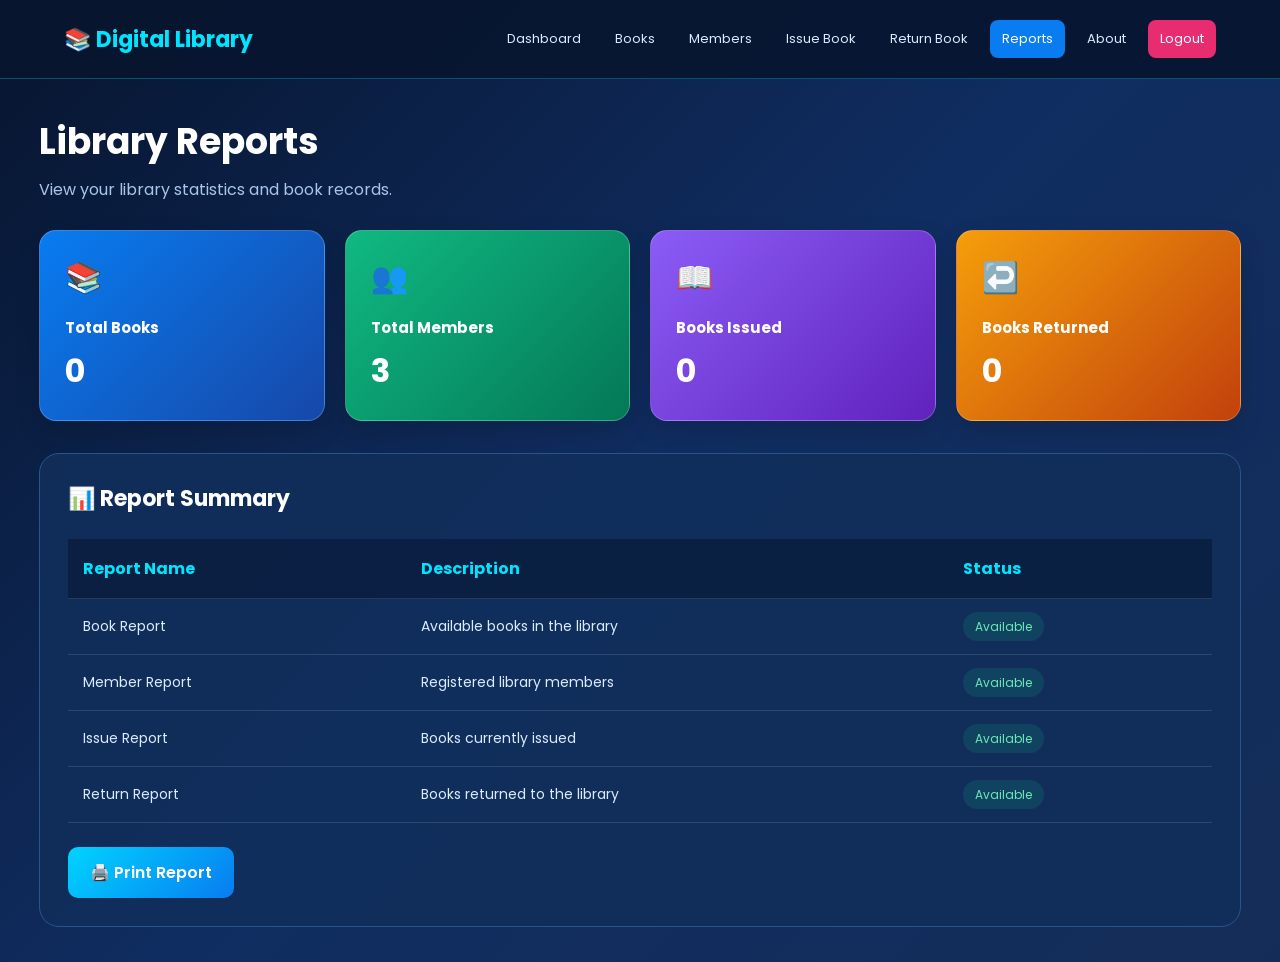
<file: MINI Project/WEEK ONE/page/repords.html>
<!DOCTYPE html>
<html lang="en">
<head>
    <meta charset="UTF-8">
    <meta name="viewport" content="width=device-width, initial-scale=1.0">
    <title>Library Reports</title>
    <link rel="stylesheet" href="../css/repo.css">
</head>
<body>

<header class="navbar">
    <h2>📚 Digital Library</h2>
    <nav>
        <a href="../dashboard.html">Dashboard</a>
        <a href="books.html">Books</a>
        <a href="member.html">Members</a>
        <a href="issue-book.html">Issue Book</a>
        <a href="return-book.html">Return Book</a>
        <a href="reports.html" class="active">Reports</a>
        <a href="about.html">About</a>
        <a href="../login.html" class="logout">Logout</a>
    </nav>
</header>

<main class="container">
    <section class="heading">
        <h1>Library Reports</h1>
        <p>View your library statistics and book records.</p>
    </section>

    <section class="stats">
        <div class="stat-card blue">
            <span>📚</span>
            <h3>Total Books</h3>
            <h2 id="totalBooks">0</h2>
        </div>

        <div class="stat-card green">
            <span>👥</span>
            <h3>Total Members</h3>
            <h2 id="totalMembers">0</h2>
        </div>

        <div class="stat-card purple">
            <span>📖</span>
            <h3>Books Issued</h3>
            <h2 id="totalIssued">0</h2>
        </div>

        <div class="stat-card orange">
            <span>↩️</span>
            <h3>Books Returned</h3>
            <h2 id="totalReturned">0</h2>
        </div>
    </section>

    <section class="report-box">
        <h2>📊 Report Summary</h2>
        <div class="table-wrap">
            <table>
                <thead>
                    <tr>
                        <th>Report Name</th>
                        <th>Description</th>
                        <th>Status</th>
                    </tr>
                </thead>
                <tbody>
                    <tr>
                        <td>Book Report</td>
                        <td>Available books in the library</td>
                        <td><span class="status">Available</span></td>
                    </tr>
                    <tr>
                        <td>Member Report</td>
                        <td>Registered library members</td>
                        <td><span class="status">Available</span></td>
                    </tr>
                    <tr>
                        <td>Issue Report</td>
                        <td>Books currently issued</td>
                        <td><span class="status">Available</span></td>
                    </tr>
                    <tr>
                        <td>Return Report</td>
                        <td>Books returned to the library</td>
                        <td><span class="status">Available</span></td>
                    </tr>
                </tbody>
            </table>
        </div>

        <button onclick="window.print()">🖨️ Print Report</button>
    </section>
</main>

<script>
function readData(key) {
    try {
        const data = JSON.parse(localStorage.getItem(key) || "[]");
        return Array.isArray(data) ? data : [];
    } catch {
        return [];
    }
}

function loadReports() {
    const books = readData("books");
    const members = readData("members");
    const issued = readData("issuedBooks");
    const returned = readData("returnedBooks");

    // Count book quantities when available
    const bookCount = books.reduce((total, book) => {
        return total + (Number(book.quantity) || 0);
    }, 0);

    document.getElementById("totalBooks").textContent =
        bookCount;

    document.getElementById("totalMembers").textContent =
        members.length;

    document.getElementById("totalIssued").textContent =
        issued.length;

    document.getElementById("totalReturned").textContent =
        returned.length;
}

loadReports();
</script>

</body>
</html>
</file>
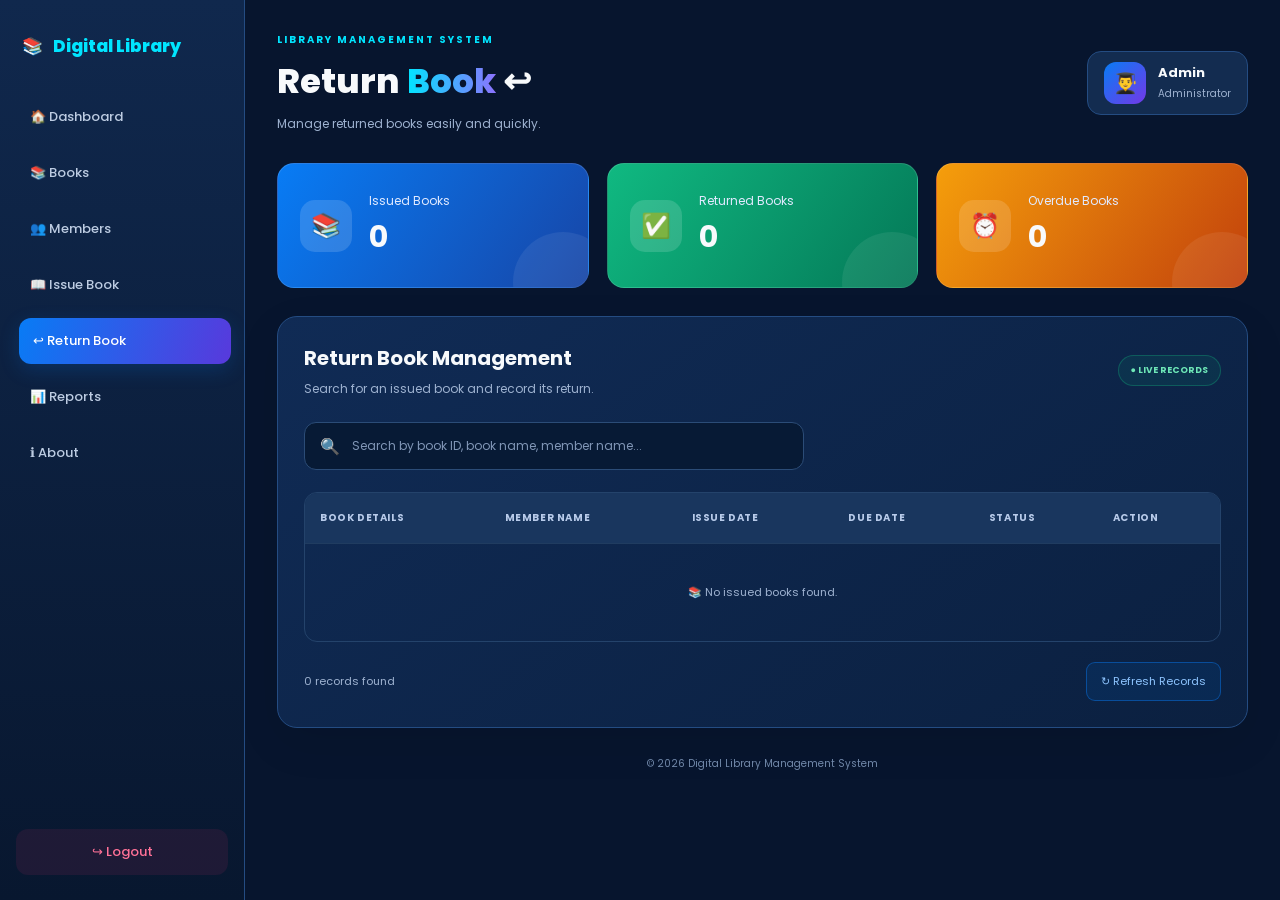
<file: MINI Project/WEEK ONE/page/return.html>
<!DOCTYPE html>
<html lang="en">
<head>
    <meta charset="UTF-8">
    <meta name="viewport" content="width=device-width, initial-scale=1.0">
    <title>Return Book | Digital Library</title>
    <link rel="stylesheet" href="../css/ret.css">
</head>
<body>

    <aside class="sidebar">
        <div class="logo">📚 <span>Digital Library</span></div>

        <nav>
            <a href="dashboard.html">🏠 Dashboard</a>
            <a href="books.html">📚 Books</a>
            <a href="members.html">👥 Members</a>
            <a href="issue-book.html">📖 Issue Book</a>
            <a href="return-book.html" class="active">↩ Return Book</a>
            <a href="reports.html">📊 Reports</a>
            <a href="about.html">ℹ About</a>
        </nav>

        <a href="login.html" class="logout">↪ Logout</a>
    </aside>

    <main class="main-content">

        <header class="topbar">
            <div>
                <p class="welcome">LIBRARY MANAGEMENT SYSTEM</p>
                <h1>Return <span>Book</span> ↩</h1>
                <p class="subtitle">Manage returned books easily and quickly.</p>
            </div>

            <div class="profile">
                <div class="profile-icon">👨‍🎓</div>
                <div>
                    <strong>Admin</strong>
                    <small>Administrator</small>
                </div>
            </div>
        </header>

        <section class="stats">
            <div class="stat-card blue">
                <div class="stat-icon">📚</div>
                <div>
                    <p>Issued Books</p>
                    <h2 id="issuedCount">0</h2>
                </div>
            </div>

            <div class="stat-card green">
                <div class="stat-icon">✅</div>
                <div>
                    <p>Returned Books</p>
                    <h2 id="returnedCount">0</h2>
                </div>
            </div>

            <div class="stat-card orange">
                <div class="stat-icon">⏰</div>
                <div>
                    <p>Overdue Books</p>
                    <h2 id="overdueCount">0</h2>
                </div>
            </div>
        </section>

        <section class="content-card">

            <div class="section-heading">
                <div>
                    <h2>Return Book Management</h2>
                    <p>Search for an issued book and record its return.</p>
                </div>
                <span class="live-badge">● LIVE RECORDS</span>
            </div>

            <div id="message" class="message"></div>

            <div class="search-box">
                <span>🔍</span>
                <input
                    type="text"
                    id="searchInput"
                    placeholder="Search by book ID, book name, member name..."
                >
            </div>

            <div class="table-wrapper">
                <table>
                    <thead>
                        <tr>
                            <th>BOOK DETAILS</th>
                            <th>MEMBER NAME</th>
                            <th>ISSUE DATE</th>
                            <th>DUE DATE</th>
                            <th>STATUS</th>
                            <th>ACTION</th>
                        </tr>
                    </thead>

                    <tbody id="returnTable">
                        <tr>
                            <td colspan="6" class="empty">
                                Loading records...
                            </td>
                        </tr>
                    </tbody>
                </table>
            </div>

            <div class="table-footer">
                <span id="recordCount">0 records found</span>
                <button class="refresh-btn" onclick="loadReturnBooks()">
                    ↻ Refresh Records
                </button>
            </div>

        </section>

        <footer>
            © 2026 Digital Library Management System
        </footer>

    </main>

    <script src="../js/retu.js"></script>
</body>
</html>
</file>
<file: MINI Project/WEEK ONE/css/ind.css>
* {
    margin: 0;
    padding: 0;
    box-sizing: border-box;
}


/* =========================
   BODY
========================= */

body {
    font-family: Arial, Helvetica, sans-serif;

    background-color: #f1f5fb;

    color: #1f2937;

    min-height: 100vh;

    display: flex;

    flex-direction: column;
}


/* =========================
   HEADER
========================= */

.header {
    width: 100%;

    background-color: #1e4775;

    color: white;

    padding: 18px 5%;

    box-shadow: 0 3px 10px rgba(0, 0, 0, 0.15);
}


.logo {
    font-size: 26px;

    font-weight: bold;
}


/* =========================
   MAIN CONTAINER
========================= */

.main-container {
    flex: 1;

    width: 100%;

    padding: 50px 4%;

    display: flex;

    align-items: center;

    justify-content: center;
}


/* =========================
   WELCOME BOX
========================= */

.welcome-box {
    width: 100%;

    max-width: 1200px;

    height: 570px;

    background-color: white;

    border-radius: 18px;

    overflow: hidden;

    display: flex;

    box-shadow: 0 10px 30px rgba(0, 0, 0, 0.12);
}


/* =========================
   IMAGE CONTAINER
========================= */

.image-container {
    width: 50%;

    height: 570px;

    overflow: hidden;

    background-color: #ddd;
}


/* =========================
   FULL IMAGE
========================= */

.image-container img {
    width: 100%;

    height: 100%;

    display: block;

    object-fit: cover;

    object-position: center;

    image-rendering: auto;
}


/* =========================
   WELCOME CONTENT
========================= */

.welcome-content {
    width: 50%;

    height: 570px;

    padding: 65px;

    display: flex;

    flex-direction: column;

    justify-content: center;
}


/* =========================
   SMALL TITLE
========================= */

.small-title {
    color: #2563eb;

    font-size: 14px;

    font-weight: bold;

    letter-spacing: 2px;

    margin-bottom: 18px;
}


/* =========================
   MAIN HEADING
========================= */

.welcome-content h1 {
    color: #1e4775;

    font-size: 46px;

    line-height: 1.15;

    margin-bottom: 25px;
}


/* =========================
   DESCRIPTION
========================= */

.description {
    color: #4b5563;

    font-size: 17px;

    line-height: 1.8;

    margin-bottom: 15px;
}


/* =========================
   GET STARTED BUTTON
========================= */

.get-started {
    width: fit-content;

    margin-top: 20px;

    padding: 15px 28px;

    background-color: #1e4775;

    color: white;

    text-decoration: none;

    border-radius: 8px;

    font-size: 17px;

    font-weight: bold;

    display: inline-flex;

    align-items: center;

    gap: 12px;

    transition: 0.3s;
}


.get-started:hover {
    background-color: #2563eb;

    transform: translateY(-2px);

    box-shadow: 0 5px 15px rgba(0, 0, 0, 0.15);
}


.get-started span {
    font-size: 22px;
}


/* =========================
   FOOTER
========================= */

.footer {
    background-color: #1e4775;

    color: white;

    text-align: center;

    padding: 18px;
}


.footer p {
    font-size: 14px;
}


/* =========================
   TABLET
========================= */

@media (max-width: 900px) {

    .main-container {
        padding: 30px;
    }


    .welcome-box {
        height: auto;

        flex-direction: column;
    }


    .image-container {
        width: 100%;

        height: 400px;
    }


    .image-container img {
        width: 100%;

        height: 400px;

        object-fit: cover;
    }


    .welcome-content {
        width: 100%;

        height: auto;

        padding: 45px;
    }


    .welcome-content h1 {
        font-size: 38px;
    }

}


/* =========================
   MOBILE
========================= */

@media (max-width: 600px) {

    .logo {
        font-size: 21px;
    }


    .main-container {
        padding: 20px 15px;
    }


    .welcome-box {
        width: 100%;

        border-radius: 12px;
    }


    .image-container {
        width: 100%;

        height: 280px;
    }


    .image-container img {
        width: 100%;

        height: 280px;

        object-fit: cover;
    }


    .welcome-content {
        width: 100%;

        padding: 30px 25px;
    }


    .welcome-content h1 {
        font-size: 32px;
    }


    .description {
        font-size: 15px;

        line-height: 1.6;
    }


    .get-started {
        font-size: 15px;

        padding: 13px 22px;
    }

}
</file>
<file: MINI Project/WEEK ONE/css/abou.css>
@import url('https://fonts.googleapis.com/css2?family=Poppins:wght@400;500;600;700;800&display=swap');

* {
    margin: 0;
    padding: 0;
    box-sizing: border-box;
}

body {
    font-family: 'Poppins', sans-serif;
    color: white;
    background: linear-gradient(135deg, #07152f, #102d61, #142d58);
    min-height: 100vh;
}

.navbar {
    padding: 20px 5%;
    background: rgba(7, 21, 47, 0.92);
    border-bottom: 1px solid rgba(0, 229, 255, 0.3);
    display: flex;
    justify-content: space-between;
    align-items: center;
    flex-wrap: wrap;
    gap: 18px;
}

.navbar h2 {
    color: #00e5ff;
    font-size: 22px;
}

nav {
    display: flex;
    flex-wrap: wrap;
    gap: 10px;
}

nav a {
    color: #dbeafe;
    text-decoration: none;
    font-size: 13px;
    padding: 9px 12px;
    border-radius: 8px;
    transition: 0.3s;
}

nav a:hover,
nav a.active {
    background: #087cf0;
    color: white;
}

nav .logout {
    background: #e72d70;
    color: white;
}

.container {
    max-width: 1250px;
    margin: auto;
    padding: 35px 24px;
}

.hero {
    display: grid;
    grid-template-columns: 1.2fr 0.8fr;
    align-items: center;
    gap: 40px;
    padding: 55px 40px;
    background: linear-gradient(120deg, #112f60, #173e78);
    border: 1px solid #28558d;
    border-radius: 25px;
    overflow: hidden;
}

.tag {
    display: inline-block;
    padding: 8px 13px;
    color: #00e5ff;
    background: rgba(0, 229, 255, 0.1);
    border: 1px solid rgba(0, 229, 255, 0.3);
    border-radius: 20px;
    font-size: 11px;
    font-weight: 700;
    letter-spacing: 1.5px;
    margin-bottom: 20px;
}

.hero h1 {
    font-size: clamp(30px, 4vw, 48px);
    line-height: 1.25;
    margin-bottom: 20px;
}

.hero h1 span {
    color: #00e5ff;
}

.hero-content p {
    color: #c1d5f2;
    font-size: 15px;
    line-height: 1.9;
    max-width: 600px;
}

.btn {
    display: inline-block;
    margin-top: 27px;
    padding: 14px 23px;
    border-radius: 10px;
    background: linear-gradient(135deg, #00d4ff, #087cf0);
    color: white;
    text-decoration: none;
    font-weight: 600;
    transition: 0.3s;
}

.btn:hover {
    transform: translateY(-3px);
    box-shadow: 0 8px 22px rgba(0, 212, 255, 0.25);
}

.book-art {
    position: relative;
    min-height: 300px;
    padding: 35px;
    border-radius: 22px;
    border: 1px solid rgba(255, 255, 255, 0.2);
    background: linear-gradient(145deg, #087cf0, #5625b8);
    display: flex;
    flex-direction: column;
    align-items: center;
    justify-content: center;
    text-align: center;
    overflow: hidden;
}

.glow {
    position: absolute;
    width: 220px;
    height: 220px;
    background: rgba(0, 229, 255, 0.22);
    filter: blur(45px);
    border-radius: 50%;
    top: -50px;
    right: -30px;
}

.book-icon {
    position: relative;
    font-size: 90px;
    margin-bottom: 20px;
    filter: drop-shadow(0 12px 15px rgba(0, 0, 0, 0.2));
}

.book-art h3,
.book-art p {
    position: relative;
}

.book-art h3 {
    font-size: 20px;
    margin-bottom: 8px;
}

.book-art p {
    font-size: 13px;
    color: #e0eaff;
}

.section {
    padding: 55px 0 35px;
    text-align: center;
}

.section > h2,
.mission h2 {
    font-size: 28px;
    margin-bottom: 10px;
}

.subtitle {
    color: #a9c5e9;
    margin-bottom: 30px;
}

.features {
    display: grid;
    grid-template-columns: repeat(4, minmax(0, 1fr));
    gap: 20px;
    text-align: left;
}

.feature-card {
    background: rgba(17, 46, 91, 0.85);
    border: 1px solid #28558d;
    padding: 25px 20px;
    border-radius: 17px;
    transition: 0.3s;
}

.feature-card:hover {
    transform: translateY(-6px);
    border-color: #00e5ff;
}

.feature-card span {
    font-size: 32px;
}

.feature-card h3 {
    margin: 18px 0 10px;
    font-size: 17px;
}

.feature-card p {
    color: #b9cce8;
    font-size: 13px;
    line-height: 1.8;
}

.mission {
    padding: 35px;
    border: 1px solid rgba(0, 229, 255, 0.3);
    background: linear-gradient(120deg, rgba(8, 124, 240, 0.2), rgba(96, 34, 189, 0.2));
    border-radius: 20px;
    text-align: center;
    margin: 15px 0 40px;
}

.mission span {
    font-size: 35px;
}

.mission h2 {
    margin-top: 12px;
}

.mission p {
    max-width: 750px;
    margin: 0 auto;
    color: #c1d5f2;
    font-size: 14px;
    line-height: 1.9;
}

footer {
    padding: 25px 10px;
    text-align: center;
    border-top: 1px solid rgba(255, 255, 255, 0.12);
    color: #9eb9df;
    font-size: 12px;
    line-height: 2;
}

@media (max-width: 900px) {
    .hero {
        grid-template-columns: 1fr;
        padding: 35px 25px;
    }

    .features {
        grid-template-columns: repeat(2, minmax(0, 1fr));
    }

    .navbar {
        align-items: flex-start;
        flex-direction: column;
    }
}

@media (max-width: 500px) {
    .container {
        padding: 20px 14px;
    }

    .features {
        grid-template-columns: 1fr;
    }

    .hero {
        padding: 28px 20px;
    }

    .book-art {
        min-height: 240px;
    }

    .section > h2 {
        font-size: 24px;
    }
}
</file>
<file: MINI Project/WEEK ONE/css/das.css>
@import url('https://fonts.googleapis.com/css2?family=Poppins:wght@300;400;500;600;700;800&display=swap');

* {
    margin: 0;
    padding: 0;
    box-sizing: border-box;
}

:root {
    --bg: #06132e;
    --panel: #102b5c;
    --cyan: #00e5ff;
    --text: #f8fafc;
    --muted: #b9c9e8;
}

body {
    font-family: 'Poppins', sans-serif;
    background: linear-gradient(135deg, #020817, #071d46, #102d69);
    color: var(--text);
    min-height: 100vh;
}

/* Navbar */

.navbar {
    display: flex;
    align-items: center;
    justify-content: space-between;
    flex-wrap: wrap;
    gap: 20px;
    padding: 20px 5%;
    background: rgba(3, 15, 42, 0.88);
    border-bottom: 1px solid rgba(0, 229, 255, 0.35);
    position: sticky;
    top: 0;
    z-index: 1000;
    backdrop-filter: blur(15px);
}

.logo {
    font-size: 26px;
    font-weight: 700;
    color: var(--cyan);
    white-space: nowrap;
}

.navbar ul {
    display: flex;
    align-items: center;
    justify-content: center;
    flex-wrap: wrap;
    gap: 8px;
    list-style: none;
}

.navbar ul li a {
    display: block;
    text-decoration: none;
    color: #e2eaff;
    font-size: 13px;
    padding: 10px 13px;
    border-radius: 10px;
    transition: 0.3s ease;
}

.navbar ul li a:hover {
    color: #001329;
    background: var(--cyan);
    box-shadow: 0 0 18px rgba(0, 229, 255, 0.35);
    transform: translateY(-2px);
}

/* Main container */

.container {
    width: 92%;
    max-width: 1400px;
    margin: 45px auto;
}

.container > h1 {
    font-size: clamp(30px, 4vw, 48px);
    font-weight: 800;
    margin-bottom: 10px;
    background: linear-gradient(90deg, #ffffff, #00e5ff);
    background-clip: text;
    -webkit-background-clip: text;
    color: transparent;
}

.welcome {
    color: var(--muted);
    font-size: 16px;
    margin-bottom: 35px;
}

/* Summary cards */

.cards {
    display: grid;
    grid-template-columns: repeat(4, minmax(0, 1fr));
    gap: 22px;
    margin-bottom: 40px;
}

.card {
    position: relative;
    overflow: hidden;
    padding: 28px 24px;
    min-height: 155px;
    border-radius: 18px;
    background: linear-gradient(
        135deg,
        rgba(37, 99, 235, 0.24),
        rgba(15, 23, 42, 0.85)
    );
    border: 1px solid rgba(0, 229, 255, 0.3);
    box-shadow: 0 12px 35px rgba(0, 0, 0, 0.2);
    transition: 0.3s ease;
}

.card:nth-child(2) {
    border-color: rgba(16, 185, 129, 0.6);
    background: linear-gradient(135deg, #064e4b, #102b5c);
}

.card:nth-child(3) {
    border-color: rgba(251, 146, 60, 0.6);
    background: linear-gradient(135deg, #653516, #102b5c);
}

.card:nth-child(4) {
    border-color: rgba(168, 85, 247, 0.6);
    background: linear-gradient(135deg, #4c1d95, #102b5c);
}

.card::after {
    content: "";
    position: absolute;
    width: 110px;
    height: 110px;
    right: -45px;
    bottom: -55px;
    background: rgba(255, 255, 255, 0.06);
    border-radius: 50%;
}

.card:hover {
    transform: translateY(-7px);
    box-shadow: 0 18px 35px rgba(0, 229, 255, 0.12);
}

.card h3 {
    font-size: 15px;
    color: #dbeafe;
    font-weight: 500;
    margin-bottom: 12px;
}

.card p {
    font-size: 38px;
    font-weight: 800;
    color: #ffffff;
}

/* Modules section */

.modules {
    padding: 30px;
    border-radius: 22px;
    background: rgba(15, 45, 99, 0.55);
    border: 1px solid rgba(96, 165, 250, 0.3);
    box-shadow: 0 15px 40px rgba(0, 0, 0, 0.18);
}

.modules h2 {
    font-size: 24px;
    margin-bottom: 25px;
    color: #ffffff;
}

.modules h2::after {
    content: "";
    display: block;
    width: 55px;
    height: 4px;
    margin-top: 10px;
    border-radius: 5px;
    background: var(--cyan);
}

.module-buttons {
    display: grid;
    grid-template-columns: repeat(3, minmax(0, 1fr));
    gap: 20px;
}

.module-buttons a {
    min-height: 125px;
    display: flex;
    align-items: center;
    justify-content: center;
    gap: 12px;
    flex-direction: column;
    padding: 22px 15px;
    text-decoration: none;
    color: #ffffff;
    font-size: 16px;
    font-weight: 600;
    border-radius: 16px;
    background: linear-gradient(135deg, #0879f9, #1644a5);
    border: 1px solid rgba(255, 255, 255, 0.18);
    box-shadow: 0 8px 20px rgba(0, 0, 0, 0.2);
    transition: 0.3s ease;
}

.module-buttons a:nth-child(2) {
    background: linear-gradient(135deg, #10b981, #047857);
}

.module-buttons a:nth-child(3) {
    background: linear-gradient(135deg, #8b5cf6, #5b21b6);
}

.module-buttons a:nth-child(4) {
    background: linear-gradient(135deg, #f43f86, #be185d);
}

.module-buttons a:nth-child(5) {
    background: linear-gradient(135deg, #f59e0b, #c2410c);
}

.module-buttons a:nth-child(6) {
    background: linear-gradient(135deg, #6366f1, #3730a3);
}

.module-buttons a:hover {
    transform: translateY(-6px) scale(1.02);
    box-shadow: 0 15px 30px rgba(0, 0, 0, 0.3);
    border-color: var(--cyan);
}

/* Responsive layout */

@media (max-width: 1000px) {
    .navbar {
        justify-content: center;
    }

    .cards {
        grid-template-columns: repeat(2, minmax(0, 1fr));
    }

    .module-buttons {
        grid-template-columns: repeat(2, minmax(0, 1fr));
    }
}

@media (max-width: 600px) {
    .navbar {
        padding: 16px 4%;
    }

    .logo {
        font-size: 22px;
    }

    .navbar ul {
        gap: 4px;
    }

    .navbar ul li a {
        padding: 8px;
        font-size: 12px;
    }

    .container {
        width: 92%;
        margin: 30px auto;
    }

    .cards {
        grid-template-columns: 1fr;
        gap: 15px;
    }

    .card {
        min-height: 125px;
        padding: 22px;
    }

    .modules {
        padding: 20px 15px;
    }

    .modules h2 {
        font-size: 20px;
    }

    .module-buttons {
        grid-template-columns: 1fr;
        gap: 14px;
    }

    .module-buttons a {
        min-height: 90px;
    }
}
</file>
<file: MINI Project/WEEK ONE/css/iss.css>
@import url('https://fonts.googleapis.com/css2?family=Poppins:wght@400;500;600;700;800&display=swap');

* {
    margin: 0;
    padding: 0;
    box-sizing: border-box;
}

:root {
    --cyan: #00e5ff;
    --blue: #0879f9;
    --purple: #6938ef;
    --text: #f8fafc;
    --muted: #a9c4ee;
}

body {
    min-height: 100vh;
    font-family: 'Poppins', sans-serif;
    color: var(--text);
    background:
        radial-gradient(ellipse at top left, #103b85, transparent 42%),
        linear-gradient(135deg, #020817, #071d46, #101e55);
}

/* Navigation */

.navbar {
    display: flex;
    justify-content: space-between;
    align-items: center;
    flex-wrap: wrap;
    gap: 18px;
    padding: 18px 4%;
    background: rgba(2, 12, 36, 0.92);
    border-bottom: 1px solid rgba(0, 229, 255, 0.4);
    position: sticky;
    top: 0;
    z-index: 100;
    backdrop-filter: blur(15px);
}

.logo {
    font-size: 24px;
    font-weight: 800;
    color: var(--cyan);
    white-space: nowrap;
}

.nav-links {
    display: flex;
    flex-wrap: wrap;
    justify-content: center;
    gap: 6px;
}

.nav-links a {
    text-decoration: none;
    color: #dbeafe;
    padding: 10px 12px;
    font-size: 13px;
    border-radius: 10px;
    transition: 0.3s;
}

.nav-links a:hover,
.nav-links a.active {
    color: white;
    background: linear-gradient(120deg, #0879f9, #4938e8);
    box-shadow: 0 4px 18px rgba(0, 229, 255, 0.2);
}

/* Main layout */

.container {
    width: 94%;
    max-width: 1450px;
    margin: 35px auto;
}

/* Header */

.page-header {
    display: flex;
    justify-content: space-between;
    align-items: center;
    gap: 20px;
    padding: 30px;
    margin-bottom: 25px;
    border: 1px solid rgba(0, 229, 255, 0.3);
    border-radius: 20px;
    background: linear-gradient(
        110deg,
        rgba(10, 45, 105, 0.9),
        rgba(20, 36, 105, 0.65)
    );
    box-shadow: 0 12px 35px rgba(0, 0, 0, 0.2);
}

.eyebrow {
    color: var(--cyan);
    font-size: 11px;
    font-weight: 700;
    letter-spacing: 2px;
}

.page-header h1 {
    margin: 8px 0;
    font-size: clamp(32px, 4vw, 46px);
    font-weight: 800;
    background: linear-gradient(90deg, white, var(--cyan));
    background-clip: text;
    -webkit-background-clip: text;
    color: transparent;
}

.page-header h1 span {
    color: var(--cyan);
}

.page-header p,
.section-heading p,
.table-heading p {
    color: var(--muted);
    font-size: 13px;
}

.header-icon {
    display: grid;
    place-items: center;
    flex-shrink: 0;
    width: 85px;
    height: 85px;
    border-radius: 22px;
    font-size: 42px;
    background: linear-gradient(135deg, #0879f9, #6938ef);
    box-shadow: 0 10px 28px rgba(0, 130, 255, 0.25);
}

/* Summary cards */

.stats {
    display: grid;
    grid-template-columns: repeat(3, minmax(0, 1fr));
    gap: 20px;
    margin-bottom: 28px;
}

.stat-card {
    position: relative;
    overflow: hidden;
    min-height: 135px;
    padding: 22px;
    border: 1px solid rgba(0, 229, 255, 0.35);
    border-radius: 17px;
    background: linear-gradient(135deg, #10294f, #10204a);
    transition: 0.3s;
}

.stat-card:hover {
    transform: translateY(-4px);
}

.stat-card::after {
    content: "";
    position: absolute;
    width: 100px;
    height: 100px;
    right: -35px;
    bottom: -55px;
    border-radius: 50%;
    background: rgba(255, 255, 255, 0.07);
}

.stat-card.green {
    border-color: #059669;
    background: linear-gradient(135deg, #064e45, #10294f);
}

.stat-card.orange {
    border-color: #d97706;
    background: linear-gradient(135deg, #63351b, #10294f);
}

.stat-icon {
    font-size: 24px;
}

.stat-card p {
    margin-top: 10px;
    color: #dbeafe;
    font-size: 13px;
}

.stat-card h2 {
    margin-top: 4px;
    font-size: 32px;
    font-weight: 800;
}

/* Form panel */

.form-card,
.table-card {
    padding: 28px;
    margin-bottom: 28px;
    border: 1px solid rgba(96, 165, 250, 0.3);
    border-radius: 20px;
    background: rgba(10, 35, 79, 0.85);
    box-shadow: 0 15px 35px rgba(0, 0, 0, 0.2);
}

.section-heading {
    display: flex;
    align-items: center;
    gap: 14px;
    margin-bottom: 25px;
}

.heading-icon {
    display: grid;
    place-items: center;
    flex-shrink: 0;
    width: 45px;
    height: 45px;
    border-radius: 13px;
    background: linear-gradient(135deg, #00c6ff, #6938ef);
    font-size: 27px;
    font-weight: 600;
}

.section-heading h2,
.table-heading h2 {
    margin-bottom: 5px;
    font-size: 21px;
}

.form-grid {
    display: grid;
    grid-template-columns: repeat(2, minmax(0, 1fr));
    gap: 20px;
}

.form-group label {
    display: block;
    margin-bottom: 9px;
    color: #dbeafe;
    font-size: 13px;
    font-weight: 600;
}

.form-group input {
    width: 100%;
    min-height: 47px;
    padding: 12px 14px;
    border: 1px solid #294b82;
    border-radius: 10px;
    outline: none;
    background: #081b40;
    color: white;
    font-family: inherit;
    font-size: 13px;
    transition: 0.3s;
}

.form-group input::placeholder {
    color: #7996c4;
}

.form-group input:focus {
    border-color: var(--cyan);
    box-shadow: 0 0 0 3px rgba(0, 229, 255, 0.12);
}

.form-group input::-webkit-calendar-picker-indicator {
    cursor: pointer;
    filter: invert(1);
}

.form-actions {
    display: flex;
    flex-wrap: wrap;
    gap: 12px;
    margin-top: 25px;
}

.form-actions button {
    padding: 13px 22px;
    border-radius: 10px;
    font-family: inherit;
    font-size: 13px;
    font-weight: 600;
    cursor: pointer;
    transition: 0.3s;
}

.btn-primary {
    border: none;
    color: white;
    background: linear-gradient(120deg, #00c6ff, #3159f5, #6938ef);
    box-shadow: 0 5px 18px rgba(0, 130, 255, 0.2);
}

.btn-secondary {
    border: 1px solid var(--cyan);
    color: white;
    background: transparent;
}

.form-actions button:hover {
    transform: translateY(-3px);
    filter: brightness(1.1);
}

.message {
    display: none;
    margin-top: 18px;
    padding: 12px 15px;
    border-radius: 10px;
    font-size: 13px;
}

.message.success {
    display: block;
    color: #a7f3d0;
    background: rgba(5, 150, 105, 0.15);
    border: 1px solid #059669;
}

.message.error {
    display: block;
    color: #fecaca;
    background: rgba(220, 38, 38, 0.12);
    border: 1px solid #dc2626;
}

/* Issued books table */

.table-heading {
    display: flex;
    justify-content: space-between;
    align-items: center;
    flex-wrap: wrap;
    gap: 18px;
    margin-bottom: 22px;
}

.table-heading input {
    width: 270px;
    max-width: 100%;
    padding: 12px 15px;
    border: 1px solid #294b82;
    border-radius: 10px;
    outline: none;
    background: #081b40;
    color: white;
    font-family: inherit;
    font-size: 13px;
}

.table-heading input:focus {
    border-color: var(--cyan);
}

.table-heading input::placeholder {
    color: #7996c4;
}

.table-container {
    width: 100%;
    overflow-x: auto;
    border: 1px solid rgba(0, 229, 255, 0.25);
    border-radius: 13px;
}

table {
    width: 100%;
    min-width: 1050px;
    border-collapse: collapse;
    text-align: left;
}

thead {
    background: linear-gradient(110deg, #0879f9, #4338ca, #7029cf);
}

th {
    padding: 16px 14px;
    color: white;
    font-size: 12px;
    font-weight: 600;
    white-space: nowrap;
}

td {
    padding: 14px;
    color: #e2eaff;
    font-size: 12px;
    border-bottom: 1px solid rgba(96, 165, 250, 0.18);
    white-space: nowrap;
}

tbody tr {
    transition: 0.2s;
}

tbody tr:hover {
    background: rgba(0, 229, 255, 0.06);
}

tbody tr:last-child td {
    border-bottom: none;
}

.status {
    display: inline-block;
    padding: 5px 10px;
    border-radius: 20px;
    font-size: 11px;
    font-weight: 600;
}

.status.active {
    color: #6ee7b7;
    background: rgba(16, 185, 129, 0.15);
}

.status.overdue {
    color: #fca5a5;
    background: rgba(239, 68, 68, 0.15);
}

.status.returned {
    color: #bfdbfe;
    background: rgba(59, 130, 246, 0.18);
}

.action-btn {
    padding: 7px 10px;
    border: none;
    border-radius: 7px;
    color: white;
    font-family: inherit;
    font-size: 11px;
    cursor: pointer;
}

.return-btn {
    background: #059669;
}

.delete-btn {
    margin-left: 4px;
    background: #dc3155;
}

.action-btn:hover {
    filter: brightness(1.2);
}

.empty-message {
    padding: 24px 10px;
    color: var(--muted);
    text-align: center;
    font-size: 13px;
}

footer {
    padding: 15px;
    color: #7996c4;
    text-align: center;
    font-size: 12px;
}

/* Responsive layout */

@media (max-width: 900px) {
    .navbar {
        justify-content: center;
    }

    .nav-links {
        justify-content: center;
    }

    .form-card,
    .table-card {
        padding: 22px;
    }
}

@media (max-width: 600px) {
    .container {
        width: 94%;
        margin: 22px auto;
    }

    .page-header {
        padding: 22px;
    }

    .header-icon {
        width: 60px;
        height: 60px;
        font-size: 30px;
    }

    .stats {
        grid-template-columns: 1fr;
        gap: 14px;
    }

    .stat-card {
        min-height: 115px;
    }

    .form-grid {
        grid-template-columns: 1fr;
        gap: 15px;
    }

    .form-card,
    .table-card {
        padding: 17px;
    }

    .section-heading h2,
    .table-heading h2 {
        font-size: 18px;
    }

    .form-actions {
        flex-direction: column;
    }

    .form-actions button {
        width: 100%;
    }

    .table-heading input {
        width: 100%;
    }
}
</file>
<file: MINI Project/WEEK ONE/css/mem.css>
* {
    margin: 0;
    padding: 0;
    box-sizing: border-box;
}

body {
    font-family: "Segoe UI", Arial, sans-serif;
    background: linear-gradient(135deg, #0b2048, #08142f, #101d50);
    color: #ffffff;
    min-height: 100vh;
}

.navbar {
    min-height: 76px;
    padding: 15px 3.5%;
    background: #030e27;
    border-bottom: 1px solid #075b91;
    display: flex;
    justify-content: space-between;
    align-items: center;
    gap: 20px;
}

.logo {
    font-size: 26px;
    font-weight: 800;
    color: #00e5ff;
    white-space: nowrap;
}

.nav-links {
    display: flex;
    align-items: center;
    justify-content: flex-end;
    gap: 8px;
    flex-wrap: wrap;
}

.nav-links a {
    color: #dbe6ff;
    text-decoration: none;
    padding: 12px 13px;
    border-radius: 11px;
    font-size: 13px;
    transition: 0.3s;
}

.nav-links a:hover,
.nav-links a.active {
    background: linear-gradient(135deg, #078bff, #4938ed);
    color: white;
    box-shadow: 0 5px 18px #087aff30;
}

.container {
    width: 100%;
    max-width: 1500px;
    margin: auto;
    padding: 35px;
}

.page-header {
    min-height: 161px;
    padding: 30px;
    border: 1px solid #0875a5;
    border-radius: 21px;
    background: linear-gradient(110deg, #103269, #14245b);
    display: flex;
    align-items: center;
    justify-content: space-between;
    gap: 20px;
    margin-bottom: 28px;
}

.page-header h1 {
    font-size: clamp(30px, 4vw, 46px);
    font-weight: 800;
    letter-spacing: -1px;
    background: linear-gradient(90deg, #ffffff, #00e5ff);
    -webkit-background-clip: text;
    background-clip: text;
    color: transparent;
    margin-bottom: 15px;
}

.page-header p {
    color: #c4d6ff;
    font-size: 15px;
}

.add-btn,
.save-btn {
    border: none;
    color: white;
    background: linear-gradient(120deg, #00c6ff, #3260ff);
    border-radius: 13px;
    padding: 16px 25px;
    font-size: 14px;
    font-weight: 700;
    cursor: pointer;
    transition: 0.3s;
}

.add-btn:hover,
.save-btn:hover {
    transform: translateY(-2px);
    box-shadow: 0 8px 22px #087aff45;
}

.table-container {
    width: 100%;
    overflow-x: auto;
    border: 1px solid #0875a5;
    border-radius: 19px;
    background: #0a1c40;
}

table {
    width: 100%;
    min-width: 750px;
    border-collapse: collapse;
    text-align: left;
}

thead {
    background: linear-gradient(100deg, #087eff, #7024ca);
}

th {
    color: white;
    padding: 19px 17px;
    font-size: 14px;
    font-weight: 700;
}

td {
    padding: 17px;
    border-bottom: 1px solid #203b66;
    color: #f0f5ff;
    font-size: 13px;
}

tbody tr {
    transition: background 0.2s;
}

tbody tr:hover {
    background: #122a53;
}

tbody tr:last-child td {
    border-bottom: none;
}

.action-buttons {
    display: flex;
    gap: 7px;
}

.edit-btn,
.delete-btn {
    border: none;
    border-radius: 8px;
    padding: 10px 13px;
    color: white;
    cursor: pointer;
    font-size: 12px;
    transition: 0.2s;
}

.edit-btn {
    background: #2864ef;
}

.delete-btn {
    background: #e44461;
}

.edit-btn:hover,
.delete-btn:hover {
    filter: brightness(1.2);
    transform: translateY(-1px);
}

.empty-message {
    padding: 30px;
    text-align: center;
    color: #b9c9ed;
}

.modal {
    position: fixed;
    inset: 0;
    z-index: 1000;
    background: #020817c9;
    display: none;
    align-items: center;
    justify-content: center;
    padding: 18px;
    overflow-y: auto;
}

.modal.show {
    display: flex;
}

.modal-content {
    position: relative;
    width: 100%;
    max-width: 440px;
    max-height: 95vh;
    overflow-y: auto;
    padding: 30px;
    border: 1px solid #0875a5;
    border-radius: 20px;
    background: linear-gradient(145deg, #102953, #101a40);
    box-shadow: 0 20px 60px #0008;
}

.modal-content h2 {
    font-size: 27px;
    color: #00e5ff;
    margin-bottom: 8px;
}

.modal-subtitle {
    font-size: 13px;
    color: #b9c9ed;
    margin-bottom: 23px;
}

.close-btn {
    position: absolute;
    top: 13px;
    right: 17px;
    background: none;
    border: none;
    color: white;
    font-size: 30px;
    cursor: pointer;
}

#memberForm {
    display: flex;
    flex-direction: column;
}

#memberForm label {
    color: #e2ebff;
    font-size: 13px;
    margin: 12px 0 7px;
}

#memberForm input {
    width: 100%;
    padding: 13px;
    border: 1px solid #31517f;
    border-radius: 9px;
    outline: none;
    background: #071832;
    color: white;
    font-size: 14px;
}

#memberForm input:focus {
    border-color: #00d9ff;
    box-shadow: 0 0 0 3px #00d9ff1c;
}

#memberForm input::placeholder {
    color: #8298bb;
}

.save-btn {
    margin-top: 24px;
    width: 100%;
}

.toast {
    position: fixed;
    bottom: 25px;
    right: 25px;
    max-width: calc(100% - 40px);
    background: #087f67;
    color: white;
    padding: 15px 22px;
    border-radius: 10px;
    box-shadow: 0 8px 25px #0005;
    display: none;
    z-index: 2000;
}

.toast.show {
    display: block;
}

@media (max-width: 950px) {
    .navbar {
        align-items: flex-start;
        flex-direction: column;
    }

    .nav-links {
        justify-content: flex-start;
    }

    .container {
        padding: 22px;
    }
}

@media (max-width: 600px) {
    .container {
        padding: 15px;
    }

    .page-header {
        padding: 22px;
        align-items: flex-start;
        flex-direction: column;
    }

    .add-btn {
        width: 100%;
    }

    .modal-content {
        padding: 25px 20px;
    }

    .logo {
        font-size: 23px;
    }
}
</file>
<file: MINI Project/WEEK ONE/css/repo.css>
@import url('https://fonts.googleapis.com/css2?family=Poppins:wght@400;500;600;700;800&display=swap');

* {
    margin: 0;
    padding: 0;
    box-sizing: border-box;
}

body {
    font-family: 'Poppins', sans-serif;
    background: linear-gradient(135deg, #07152f, #102d61, #142d58);
    color: #fff;
    min-height: 100vh;
}

.navbar {
    padding: 20px 5%;
    background: rgba(7, 21, 47, 0.92);
    border-bottom: 1px solid rgba(0, 229, 255, 0.3);
    display: flex;
    justify-content: space-between;
    align-items: center;
    flex-wrap: wrap;
    gap: 18px;
}

.navbar h2 {
    color: #00e5ff;
    font-size: 22px;
}

nav {
    display: flex;
    flex-wrap: wrap;
    gap: 10px;
}

nav a {
    color: #dbeafe;
    text-decoration: none;
    font-size: 13px;
    padding: 9px 12px;
    border-radius: 8px;
    transition: 0.3s;
}

nav a:hover,
nav a.active {
    background: #087cf0;
    color: white;
}

nav .logout {
    background: #e72d70;
    color: white;
}

.container {
    max-width: 1250px;
    margin: auto;
    padding: 35px 24px;
}

.heading {
    margin-bottom: 28px;
}

.heading h1 {
    font-size: clamp(26px, 4vw, 36px);
    margin-bottom: 8px;
}

.heading p {
    color: #a9c5e9;
}

.stats {
    display: grid;
    grid-template-columns: repeat(4, minmax(0, 1fr));
    gap: 20px;
    margin-bottom: 32px;
}

.stat-card {
    padding: 25px;
    border-radius: 17px;
    border: 1px solid rgba(255, 255, 255, 0.2);
    box-shadow: 0 10px 25px rgba(0, 0, 0, 0.15);
    transition: transform 0.3s;
}

.stat-card:hover {
    transform: translateY(-5px);
}

.stat-card span {
    font-size: 30px;
}

.stat-card h3 {
    font-size: 15px;
    margin: 15px 0 8px;
}

.stat-card h2 {
    font-size: 32px;
}

.blue {
    background: linear-gradient(135deg, #087cf0, #1748a9);
}

.green {
    background: linear-gradient(135deg, #10b981, #047857);
}

.purple {
    background: linear-gradient(135deg, #8b5cf6, #6022bd);
}

.orange {
    background: linear-gradient(135deg, #f59e0b, #c2410c);
}

.report-box {
    padding: 28px;
    border-radius: 20px;
    background: rgba(17, 46, 91, 0.85);
    border: 1px solid #28558d;
}

.report-box h2 {
    margin-bottom: 24px;
    font-size: 22px;
}

.table-wrap {
    overflow-x: auto;
}

table {
    width: 100%;
    border-collapse: collapse;
    min-width: 540px;
}

th,
td {
    padding: 17px 15px;
    text-align: left;
    border-bottom: 1px solid rgba(255, 255, 255, 0.12);
}

th {
    color: #00e5ff;
    background: rgba(4, 19, 45, 0.5);
}

td {
    color: #dbeafe;
    font-size: 14px;
}

tbody tr:hover {
    background: rgba(0, 229, 255, 0.06);
}

.status {
    color: #6ee7b7;
    background: rgba(16, 185, 129, 0.15);
    padding: 6px 12px;
    border-radius: 20px;
    font-size: 12px;
}

button {
    margin-top: 24px;
    padding: 13px 22px;
    background: linear-gradient(135deg, #00d4ff, #087cf0);
    color: #fff;
    border: none;
    border-radius: 10px;
    font: inherit;
    font-weight: 600;
    cursor: pointer;
    transition: 0.3s;
}

button:hover {
    transform: translateY(-2px);
    box-shadow: 0 5px 18px rgba(0, 212, 255, 0.25);
}

@media (max-width: 900px) {
    .stats {
        grid-template-columns: repeat(2, minmax(0, 1fr));
    }

    .navbar {
        align-items: flex-start;
        flex-direction: column;
    }
}

@media (max-width: 500px) {
    .container {
        padding: 24px 14px;
    }

    .stats {
        grid-template-columns: 1fr;
    }

    .report-box {
        padding: 17px;
    }
}

@media print {
    body {
        background: white;
        color: black;
    }

    .navbar,
    button {
        display: none;
    }

    .report-box,
    .stat-card {
        background: white;
        color: black;
        border: 1px solid #ccc;
        box-shadow: none;
    }

    .stat-card h2,
    .stat-card h3,
    td,
    .heading p {
        color: black;
    }
}
</file>
<file: MINI Project/WEEK ONE/css/ret.css>
@import url('https://fonts.googleapis.com/css2?family=Poppins:wght@400;500;600;700;800&display=swap');

* {
    margin: 0;
    padding: 0;
    box-sizing: border-box;
}

:root {
    --background: #07152e;
    --panel: #102952;
    --border: #244c82;
    --text: #f8fafc;
    --muted: #9eb2d0;
    --cyan: #00e5ff;
}

body {
    font-family: 'Poppins', sans-serif;
    background: var(--background);
    color: var(--text);
    min-height: 100vh;
}

/* Sidebar */

.sidebar {
    position: fixed;
    left: 0;
    top: 0;
    width: 245px;
    height: 100vh;
    padding: 25px 16px;
    background: linear-gradient(180deg, #10284d, #08172f);
    border-right: 1px solid var(--border);
    display: flex;
    flex-direction: column;
    z-index: 10;
}

.logo {
    display: flex;
    align-items: center;
    gap: 10px;
    font-size: 17px;
    font-weight: 800;
    padding: 8px 6px 35px;
}

.logo span {
    color: var(--cyan);
}

.sidebar nav {
    display: flex;
    flex-direction: column;
    gap: 10px;
}

.sidebar nav a,
.logout {
    display: block;
    color: #bdcce2;
    text-decoration: none;
    padding: 13px 14px;
    border-radius: 12px;
    font-size: 13px;
    font-weight: 500;
    transition: 0.3s;
}

.sidebar nav a:hover,
.sidebar nav a.active {
    color: white;
    background: linear-gradient(110deg, #087cf5, #5839dc);
    box-shadow: 0 6px 20px #087cf530;
    transform: translateX(3px);
}

.logout {
    margin-top: auto;
    background: #ef316b18;
    color: #ff7197;
    text-align: center;
}

/* Main content */

.main-content {
    margin-left: 245px;
    padding: 32px;
    min-width: 0;
}

.topbar {
    display: flex;
    justify-content: space-between;
    align-items: center;
    gap: 20px;
    margin-bottom: 30px;
}

.welcome {
    color: var(--cyan);
    font-size: 10px;
    letter-spacing: 2px;
    font-weight: 700;
    margin-bottom: 8px;
}

.topbar h1 {
    font-size: clamp(25px, 3vw, 34px);
    font-weight: 800;
}

.topbar h1 span {
    background: linear-gradient(90deg, #00e5ff, #8c73ff);
    background-clip: text;
    -webkit-background-clip: text;
    color: transparent;
}

.subtitle {
    color: var(--muted);
    font-size: 12px;
    margin-top: 8px;
}

.profile {
    display: flex;
    align-items: center;
    gap: 12px;
    background: #132c50;
    border: 1px solid var(--border);
    border-radius: 14px;
    padding: 10px 16px;
}

.profile-icon {
    width: 42px;
    height: 42px;
    display: grid;
    place-items: center;
    background: linear-gradient(135deg, #087cf5, #7338e8);
    border-radius: 12px;
    font-size: 20px;
}

.profile strong,
.profile small {
    display: block;
}

.profile strong {
    font-size: 13px;
}

.profile small {
    color: var(--muted);
    font-size: 10px;
    margin-top: 3px;
}

/* Statistics cards */

.stats {
    display: grid;
    grid-template-columns: repeat(3, minmax(0, 1fr));
    gap: 18px;
    margin-bottom: 28px;
}

.stat-card {
    position: relative;
    overflow: hidden;
    display: flex;
    align-items: center;
    gap: 17px;
    min-height: 125px;
    padding: 22px;
    border: 1px solid #ffffff20;
    border-radius: 17px;
    transition: 0.3s;
}

.stat-card::after {
    content: "";
    position: absolute;
    width: 100px;
    height: 100px;
    right: -25px;
    bottom: -45px;
    border-radius: 50%;
    background: #ffffff12;
}

.stat-card:hover {
    transform: translateY(-5px);
}

.blue {
    background: linear-gradient(125deg, #087cf5, #1745a6);
}

.green {
    background: linear-gradient(125deg, #10b981, #047857);
}

.orange {
    background: linear-gradient(125deg, #f59e0b, #c2410c);
}

.stat-icon {
    width: 52px;
    height: 52px;
    flex-shrink: 0;
    display: grid;
    place-items: center;
    border-radius: 15px;
    background: #ffffff25;
    font-size: 24px;
}

.stat-card p {
    color: #e1eaff;
    font-size: 12px;
}

.stat-card h2 {
    font-size: 30px;
    margin-top: 5px;
}

/* Table section */

.content-card {
    background: linear-gradient(145deg, #102b55, #0b2040);
    border: 1px solid var(--border);
    border-radius: 20px;
    padding: 26px;
    box-shadow: 0 15px 45px #00000015;
}

.section-heading {
    display: flex;
    justify-content: space-between;
    align-items: center;
    gap: 15px;
    margin-bottom: 24px;
}

.section-heading h2 {
    font-size: 20px;
    font-weight: 700;
}

.section-heading p {
    color: var(--muted);
    font-size: 12px;
    margin-top: 7px;
}

.live-badge {
    color: #6ee7b7;
    background: #10b98118;
    border: 1px solid #10b98150;
    padding: 8px 12px;
    border-radius: 30px;
    font-size: 9px;
    white-space: nowrap;
    font-weight: 700;
}

.search-box {
    display: flex;
    align-items: center;
    gap: 12px;
    max-width: 500px;
    background: #071a35;
    border: 1px solid #2b4c77;
    border-radius: 12px;
    padding: 0 15px;
    margin-bottom: 22px;
    transition: 0.3s;
}

.search-box:focus-within {
    border-color: var(--cyan);
    box-shadow: 0 0 0 3px #00e5ff15;
}

.search-box input {
    width: 100%;
    padding: 14px 0;
    border: none;
    outline: none;
    background: transparent;
    color: white;
    font-family: inherit;
    font-size: 12px;
}

.search-box input::placeholder {
    color: #8096b6;
}

.table-wrapper {
    width: 100%;
    overflow-x: auto;
    border: 1px solid #24436b;
    border-radius: 13px;
}

table {
    width: 100%;
    min-width: 750px;
    border-collapse: collapse;
    text-align: left;
}

thead {
    background: #19365e;
}

th {
    color: #b8cbea;
    font-size: 10px;
    letter-spacing: 0.6px;
    font-weight: 700;
    padding: 17px 15px;
    white-space: nowrap;
}

td {
    padding: 17px 15px;
    font-size: 11px;
    border-top: 1px solid #203c60;
    color: #e0eaff;
}

tbody tr {
    transition: 0.2s;
}

tbody tr:hover {
    background: #1c3b64;
}

.book-title {
    font-size: 12px;
    font-weight: 600;
    color: white;
}

.book-id {
    display: block;
    font-size: 10px;
    color: #8da6c8;
    margin-top: 5px;
}

.status {
    display: inline-block;
    padding: 6px 10px;
    border-radius: 20px;
    font-size: 10px;
    font-weight: 600;
    white-space: nowrap;
}

.status.issued {
    color: #93c5fd;
    background: #3b82f625;
}

.status.overdue {
    color: #fda4af;
    background: #f43f5e25;
}

.status.returned {
    color: #6ee7b7;
    background: #10b98125;
}

.return-btn {
    border: none;
    padding: 9px 13px;
    border-radius: 9px;
    color: white;
    background: linear-gradient(110deg, #ec4899, #be185d);
    cursor: pointer;
    font-family: inherit;
    font-size: 10px;
    font-weight: 600;
    transition: 0.3s;
    white-space: nowrap;
}

.return-btn:hover {
    transform: translateY(-2px);
    box-shadow: 0 5px 15px #ec489940;
}

.return-btn:disabled {
    background: #285b4b;
    color: #a7f3d0;
    cursor: default;
    transform: none;
    box-shadow: none;
}

.empty {
    text-align: center;
    padding: 40px 15px;
    color: var(--muted);
}

.table-footer {
    display: flex;
    justify-content: space-between;
    align-items: center;
    gap: 12px;
    margin-top: 20px;
    color: var(--muted);
    font-size: 11px;
}

.refresh-btn {
    background: #087cf51a;
    border: 1px solid #087cf570;
    color: #8ec5ff;
    padding: 10px 14px;
    border-radius: 9px;
    cursor: pointer;
    font-family: inherit;
    font-size: 11px;
}

.refresh-btn:hover {
    background: #087cf540;
}

.message {
    display: none;
    margin-bottom: 18px;
    padding: 13px 15px;
    border-radius: 10px;
    font-size: 12px;
}

.message.success {
    display: block;
    background: #10b98118;
    border: 1px solid #10b98165;
    color: #6ee7b7;
}

.message.error {
    display: block;
    background: #f43f5e18;
    border: 1px solid #f43f5e65;
    color: #fda4af;
}

footer {
    padding: 28px 0 5px;
    text-align: center;
    color: #7188a9;
    font-size: 10px;
}

/* Responsive design */

@media (max-width: 1100px) {
    .sidebar {
        width: 205px;
    }

    .main-content {
        margin-left: 205px;
        padding: 24px;
    }

    .stats {
        gap: 12px;
    }

    .stat-card {
        padding: 16px;
        gap: 12px;
    }

    .stat-icon {
        width: 42px;
        height: 42px;
        font-size: 20px;
    }

    .stat-card h2 {
        font-size: 25px;
    }
}

@media (max-width: 760px) {
    .sidebar {
        position: relative;
        width: 100%;
        height: auto;
        padding: 15px;
    }

    .logo {
        padding: 5px 5px 15px;
    }

    .sidebar nav {
        flex-direction: row;
        flex-wrap: wrap;
        gap: 7px;
    }

    .sidebar nav a {
        padding: 9px 11px;
        font-size: 11px;
    }

    .logout {
        margin-top: 12px;
        padding: 9px;
    }

    .main-content {
        margin-left: 0;
        padding: 20px 14px;
    }

    .topbar {
        align-items: flex-start;
    }

    .profile {
        padding: 7px;
    }

    .profile-icon {
        width: 35px;
        height: 35px;
    }

    .profile small {
        display: none;
    }

    .stats {
        grid-template-columns: 1fr;
    }

    .stat-card {
        min-height: 100px;
    }

    .content-card {
        padding: 17px;
    }

    .section-heading {
        align-items: flex-start;
        flex-direction: column;
    }
}

@media (max-width: 420px) {
    .topbar {
        flex-direction: column;
    }

    .profile {
        align-self: flex-start;
    }

    .topbar h1 {
        font-size: 27px;
    }

    .table-footer {
        align-items: flex-start;
        flex-direction: column;
    }
}
</file>
